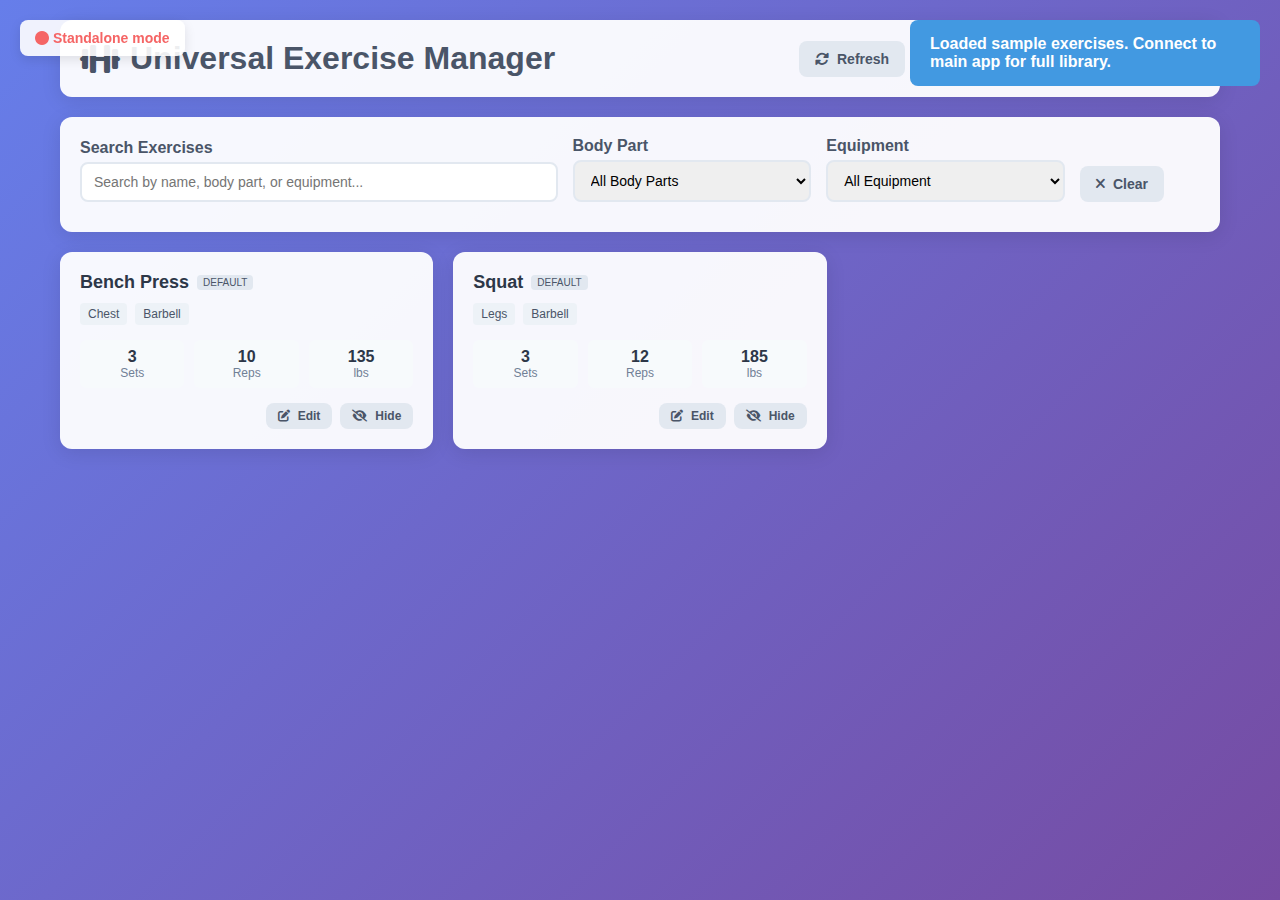
<file: exercise-manager.html>
<!DOCTYPE html>
<html lang="en">
<head>
    <meta charset="UTF-8">
    <meta name="viewport" content="width=device-width, initial-scale=1.0">
    <title>Universal Exercise Library Manager</title>
    <link rel="stylesheet" href="https://cdnjs.cloudflare.com/ajax/libs/font-awesome/6.0.0/css/all.min.css">
    <style>
        * {
            margin: 0;
            padding: 0;
            box-sizing: border-box;
        }

        body {
            font-family: 'Segoe UI', Tahoma, Geneva, Verdana, sans-serif;
            background: linear-gradient(135deg, #667eea 0%, #764ba2 100%);
            min-height: 100vh;
            color: #333;
        }

        .container {
            max-width: 1200px;
            margin: 0 auto;
            padding: 20px;
        }

        /* Header Styles */
        .manager-header {
            background: rgba(255, 255, 255, 0.95);
            padding: 20px;
            border-radius: 12px;
            margin-bottom: 20px;
            display: flex;
            justify-content: space-between;
            align-items: center;
            box-shadow: 0 4px 20px rgba(0, 0, 0, 0.1);
        }

        .manager-header h1 {
            color: #4a5568;
            display: flex;
            align-items: center;
            gap: 10px;
        }

        .manager-actions {
            display: flex;
            gap: 10px;
        }

        /* Status Indicator */
        .status-indicator {
            position: fixed;
            top: 20px;
            left: 20px;
            padding: 10px 15px;
            background: rgba(255, 255, 255, 0.9);
            border-radius: 8px;
            font-size: 14px;
            font-weight: 600;
            box-shadow: 0 4px 12px rgba(0, 0, 0, 0.1);
            z-index: 1000;
        }

        .status-indicator.connected {
            color: #48bb78;
        }

        .status-indicator.disconnected {
            color: #f56565;
        }

        /* Search and Filter Styles */
        .search-filters {
            background: rgba(255, 255, 255, 0.95);
            padding: 20px;
            border-radius: 12px;
            margin-bottom: 20px;
            box-shadow: 0 4px 20px rgba(0, 0, 0, 0.1);
        }

        .filter-row {
            display: grid;
            grid-template-columns: 2fr 1fr 1fr 120px;
            gap: 15px;
            align-items: end;
        }

        /* Form Styles */
        .form-group {
            margin-bottom: 10px;
        }

        .form-group label {
            display: block;
            margin-bottom: 5px;
            font-weight: 600;
            color: #4a5568;
        }

        .form-input {
            width: 100%;
            padding: 10px 12px;
            border: 2px solid #e2e8f0;
            border-radius: 8px;
            font-size: 14px;
            transition: border-color 0.3s ease;
        }

        .form-input:focus {
            outline: none;
            border-color: #667eea;
        }

        /* Button Styles */
        .btn {
            padding: 10px 16px;
            border: none;
            border-radius: 8px;
            font-size: 14px;
            font-weight: 600;
            cursor: pointer;
            transition: all 0.3s ease;
            display: inline-flex;
            align-items: center;
            gap: 8px;
            text-decoration: none;
        }

        .btn-primary {
            background: linear-gradient(135deg, #667eea 0%, #764ba2 100%);
            color: white;
        }

        .btn-primary:hover {
            transform: translateY(-2px);
            box-shadow: 0 4px 12px rgba(102, 126, 234, 0.4);
        }

        .btn-secondary {
            background: #e2e8f0;
            color: #4a5568;
        }

        .btn-secondary:hover {
            background: #cbd5e0;
        }

        .btn-danger {
            background: #f56565;
            color: white;
        }

        .btn-danger:hover {
            background: #e53e3e;
        }

        .btn-warning {
            background: #ed8936;
            color: white;
        }

        .btn-warning:hover {
            background: #dd6b20;
        }

        .btn-small {
            padding: 6px 12px;
            font-size: 12px;
        }

        /* Exercise Grid */
        .exercise-grid {
            display: grid;
            grid-template-columns: repeat(auto-fill, minmax(320px, 1fr));
            gap: 20px;
        }

        .exercise-card {
            background: rgba(255, 255, 255, 0.95);
            border-radius: 12px;
            padding: 20px;
            box-shadow: 0 4px 20px rgba(0, 0, 0, 0.1);
            transition: transform 0.3s ease, box-shadow 0.3s ease;
            position: relative;
        }

        .exercise-card:hover {
            transform: translateY(-4px);
            box-shadow: 0 8px 30px rgba(0, 0, 0, 0.15);
        }

        .exercise-card.override {
            border-left: 4px solid #4299e1;
        }

        .exercise-card.custom {
            border-left: 4px solid #48bb78;
        }

        .exercise-card h3 {
            color: #2d3748;
            margin-bottom: 10px;
            font-size: 18px;
            display: flex;
            align-items: center;
            gap: 8px;
        }

        .exercise-type-badge {
            font-size: 10px;
            padding: 2px 6px;
            border-radius: 4px;
            font-weight: 500;
        }

        .badge-default {
            background: #e2e8f0;
            color: #4a5568;
        }

        .badge-custom {
            background: #c6f6d5;
            color: #276749;
        }

        .badge-override {
            background: #bee3f8;
            color: #2c5282;
        }

        .exercise-meta {
            display: flex;
            flex-wrap: wrap;
            gap: 8px;
            margin-bottom: 15px;
        }

        .meta-tag {
            background: #edf2f7;
            color: #4a5568;
            padding: 4px 8px;
            border-radius: 4px;
            font-size: 12px;
            font-weight: 500;
        }

        .exercise-stats {
            display: grid;
            grid-template-columns: repeat(3, 1fr);
            gap: 10px;
            margin-bottom: 15px;
        }

        .stat {
            text-align: center;
            background: #f7fafc;
            padding: 8px;
            border-radius: 6px;
        }

        .stat-value {
            font-weight: 600;
            color: #2d3748;
        }

        .stat-label {
            font-size: 12px;
            color: #718096;
        }

        .exercise-actions {
            display: flex;
            gap: 8px;
            justify-content: flex-end;
            flex-wrap: wrap;
        }

        /* Modal Styles */
        .modal {
            position: fixed;
            top: 0;
            left: 0;
            width: 100%;
            height: 100%;
            background: rgba(0, 0, 0, 0.5);
            display: flex;
            justify-content: center;
            align-items: center;
            z-index: 1000;
            opacity: 0;
            visibility: hidden;
            transition: all 0.3s ease;
        }

        .modal.active {
            opacity: 1;
            visibility: visible;
        }

        .modal-content {
            background: white;
            border-radius: 12px;
            padding: 0;
            max-width: 500px;
            width: 90%;
            max-height: 90vh;
            overflow-y: auto;
            box-shadow: 0 20px 60px rgba(0, 0, 0, 0.3);
        }

        .modal-header {
            padding: 20px;
            border-bottom: 1px solid #e2e8f0;
            display: flex;
            justify-content: space-between;
            align-items: center;
        }

        .modal-title {
            margin: 0;
            color: #2d3748;
        }

        .modal-close {
            background: none;
            border: none;
            font-size: 18px;
            cursor: pointer;
            color: #718096;
            padding: 5px;
        }

        .modal-close:hover {
            color: #4a5568;
        }

        .modal form {
            padding: 20px;
        }

        .form-row {
            display: grid;
            grid-template-columns: 1fr 1fr;
            gap: 15px;
        }

        .form-actions {
            display: flex;
            gap: 10px;
            justify-content: flex-end;
            margin-top: 20px;
            padding-top: 20px;
            border-top: 1px solid #e2e8f0;
        }

        /* Notifications */
        .notification {
            position: fixed;
            top: 20px;
            right: 20px;
            padding: 15px 20px;
            border-radius: 8px;
            color: white;
            font-weight: 600;
            z-index: 1100;
            transform: translateX(100%);
            transition: transform 0.3s ease;
            max-width: 350px;
        }

        .notification.show {
            transform: translateX(0);
        }

        .notification.success {
            background: #48bb78;
        }

        .notification.error {
            background: #f56565;
        }

        .notification.warning {
            background: #ed8936;
        }

        .notification.info {
            background: #4299e1;
        }

        /* Empty state */
        .empty-state {
            grid-column: 1 / -1;
            text-align: center;
            padding: 60px 40px;
            color: #718096;
        }

        .empty-state i {
            font-size: 48px;
            margin-bottom: 16px;
            opacity: 0.5;
        }

        /* Responsive Design */
        @media (max-width: 768px) {
            .manager-header {
                flex-direction: column;
                gap: 15px;
            }

            .manager-actions {
                width: 100%;
                justify-content: center;
            }

            .filter-row {
                grid-template-columns: 1fr;
            }

            .exercise-grid {
                grid-template-columns: 1fr;
            }

            .form-row {
                grid-template-columns: 1fr;
            }
        }
    </style>
</head>
<body>
    <div class="status-indicator" id="connection-status">
        <i class="fas fa-circle"></i> Checking connection...
    </div>

    <div class="container">
        <!-- Header -->
        <div class="manager-header">
            <h1>
                <i class="fas fa-dumbbell"></i>
                Universal Exercise Manager
            </h1>
            <div class="manager-actions">
                <button class="btn btn-secondary" onclick="refreshExercises()">
                    <i class="fas fa-sync-alt"></i> Refresh
                </button>
                <button class="btn btn-primary" onclick="showAddExerciseModal()">
                    <i class="fas fa-plus"></i> Add Exercise
                </button>
                <button class="btn btn-secondary" onclick="goBackToApp()">
                    <i class="fas fa-arrow-left"></i> Back to App
                </button>
            </div>
        </div>

        <!-- Search and Filters -->
        <div class="search-filters">
            <div class="filter-row">
                <div class="form-group">
                    <label for="search-input">Search Exercises</label>
                    <input type="text" id="search-input" class="form-input" 
                           placeholder="Search by name, body part, or equipment...">
                </div>
                
                <div class="form-group">
                    <label for="body-part-filter">Body Part</label>
                    <select id="body-part-filter" class="form-input">
                        <option value="">All Body Parts</option>
                        <option value="Chest">Chest</option>
                        <option value="Back">Back</option>
                        <option value="Legs">Legs</option>
                        <option value="Shoulders">Shoulders</option>
                        <option value="Arms">Arms</option>
                        <option value="Core">Core</option>
                    </select>
                </div>
                
                <div class="form-group">
                    <label for="equipment-filter">Equipment</label>
                    <select id="equipment-filter" class="form-input">
                        <option value="">All Equipment</option>
                        <option value="Machine">Machine</option>
                        <option value="Cable">Cable</option>
                        <option value="Dumbbell">Dumbbell</option>
                        <option value="Barbell">Barbell</option>
                        <option value="Bodyweight">Bodyweight</option>
                    </select>
                </div>
                
                <div class="form-group">
                    <button class="btn btn-secondary" onclick="clearFilters()">
                        <i class="fas fa-times"></i> Clear
                    </button>
                </div>
            </div>
        </div>

        <!-- Exercise Grid -->
        <div id="exercise-grid" class="exercise-grid">
            <!-- Exercises will be loaded here -->
        </div>
    </div>

    <!-- Add/Edit Exercise Modal -->
    <div id="exercise-modal" class="modal">
        <div class="modal-content">
            <div class="modal-header">
                <h3 class="modal-title">Add New Exercise</h3>
                <button class="modal-close" onclick="closeExerciseModal()">
                    <i class="fas fa-times"></i>
                </button>
            </div>
            
            <form id="exercise-form" onsubmit="saveUniversalExercise(event)">
                <div class="form-group">
                    <label for="exercise-name">Exercise Name *</label>
                    <input type="text" id="exercise-name" class="form-input" required
                           placeholder="e.g., Bench Press">
                </div>
                
                <div class="form-row">
                    <div class="form-group">
                        <label for="exercise-body-part">Body Part</label>
                        <select id="exercise-body-part" class="form-input">
                            <option value="Chest">Chest</option>
                            <option value="Back">Back</option>
                            <option value="Legs">Legs</option>
                            <option value="Shoulders">Shoulders</option>
                            <option value="Arms">Arms</option>
                            <option value="Core">Core</option>
                        </select>
                    </div>
                    
                    <div class="form-group">
                        <label for="exercise-equipment">Equipment</label>
                        <select id="exercise-equipment" class="form-input">
                            <option value="Machine">Machine</option>
                            <option value="Cable">Cable</option>
                            <option value="Dumbbell">Dumbbell</option>
                            <option value="Barbell">Barbell</option>
                            <option value="Bodyweight">Bodyweight</option>
                        </select>
                    </div>
                </div>
                
                <div class="form-row">
                    <div class="form-group">
                        <label for="exercise-sets">Default Sets</label>
                        <input type="number" id="exercise-sets" class="form-input" 
                               value="3" min="1" max="10">
                    </div>
                    
                    <div class="form-group">
                        <label for="exercise-reps">Default Reps</label>
                        <input type="number" id="exercise-reps" class="form-input" 
                               value="10" min="1" max="50">
                    </div>
                </div>
                
                <div class="form-group">
                    <label for="exercise-weight">Default Weight (lbs)</label>
                    <input type="number" id="exercise-weight" class="form-input" 
                           value="50" min="0" max="1000">
                </div>
                
                <div class="form-group">
                    <label for="exercise-video">Video URL (optional)</label>
                    <input type="url" id="exercise-video" class="form-input" 
                           placeholder="https://youtube.com/watch?v=...">
                </div>
                
                <div class="form-actions">
                    <button type="button" class="btn" onclick="closeExerciseModal()">Cancel</button>
                    <button type="submit" class="btn btn-primary">
                        <i class="fas fa-save"></i> Save Exercise
                    </button>
                </div>
            </form>
        </div>
    </div>

    <script>
        // Global variables
        let allExercises = [];
        let filteredExercises = [];
        let currentEditingExercise = null;
        let parentConnection = null;
        let connectionStatus = 'checking';

        // Enhanced parent window communication
        function checkParentConnection() {
            const statusEl = document.getElementById('connection-status');
            
            if (window.opener && !window.opener.closed && window.opener.AppState) {
                connectionStatus = 'connected';
                statusEl.innerHTML = '<i class="fas fa-circle"></i> Connected to app';
                statusEl.className = 'status-indicator connected';
                
                // Store parent connection with better detection
                parentConnection = {
                    appState: window.opener.AppState,
                    WorkoutManager: window.opener.WorkoutManager || 
                                   window.opener.FirebaseWorkoutManager || 
                                   window.opener.workoutManager?.constructor ||
                                   null
                };
                
                console.log('✅ Connected to parent app');
                console.log('🔍 Parent connection details:', {
                    hasAppState: !!parentConnection.appState,
                    hasCurrentUser: !!parentConnection.appState?.currentUser,
                    hasWorkoutManager: !!parentConnection.WorkoutManager,
                    hasExerciseDatabase: !!parentConnection.appState?.exerciseDatabase,
                    exerciseDatabaseLength: parentConnection.appState?.exerciseDatabase?.length || 0,
                    availableManagers: {
                        WorkoutManager: !!window.opener.WorkoutManager,
                        FirebaseWorkoutManager: !!window.opener.FirebaseWorkoutManager,
                        workoutManager: !!window.opener.workoutManager
                    }
                });
                
                return true;
            } else {
                connectionStatus = 'disconnected';
                statusEl.innerHTML = '<i class="fas fa-circle"></i> Standalone mode';
                statusEl.className = 'status-indicator disconnected';
                console.log('⚠️ Running in standalone mode');
                return false;
            }
        }

        // Initialize the exercise manager
        document.addEventListener('DOMContentLoaded', async () => {
            console.log('🚀 Universal Exercise Manager starting up...');
            
            // Check parent connection
            const hasParent = checkParentConnection();
            
            // Set up event listeners
            setupEventListeners();
            
            // Load exercises
            await loadExercises();
            
            console.log('✅ Universal Exercise Manager initialized successfully');
        });

        function setupEventListeners() {
            const searchInput = document.getElementById('search-input');
            const bodyPartFilter = document.getElementById('body-part-filter');
            const equipmentFilter = document.getElementById('equipment-filter');
            
            if (searchInput) {
                searchInput.addEventListener('input', filterExercises);
            }
            if (bodyPartFilter) {
                bodyPartFilter.addEventListener('change', filterExercises);
            }
            if (equipmentFilter) {
                equipmentFilter.addEventListener('change', filterExercises);
            }

            // Keyboard shortcuts
            document.addEventListener('keydown', (e) => {
                if (e.key === 'Escape') {
                    closeExerciseModal();
                } else if (e.ctrlKey && e.key === 'n') {
                    e.preventDefault();
                    showAddExerciseModal();
                }
            });
        }

        // Enhanced load exercises using universal system
        async function loadExercises() {
            console.log('🔄 Loading universal exercise library...');
            
            if (parentConnection && parentConnection.WorkoutManager) {
                try {
                    console.log('📚 Loading from parent app with universal system...');
                    console.log('🔍 Parent app state:', {
                        currentUser: !!parentConnection.appState.currentUser,
                        exerciseDatabase: parentConnection.appState.exerciseDatabase?.length || 0,
                        WorkoutManager: !!parentConnection.WorkoutManager
                    });
                    
                    const workoutManager = new parentConnection.WorkoutManager(parentConnection.appState);
                    
                    // Try to get exercises from the manager
                    let exercises;
                    if (workoutManager.getExerciseLibrary) {
                        exercises = await workoutManager.getExerciseLibrary();
                    } else if (workoutManager.getUniversalExerciseLibrary) {
                        exercises = await workoutManager.getUniversalExerciseLibrary();
                    } else {
                        console.error('❌ WorkoutManager missing expected methods');
                        throw new Error('WorkoutManager missing exercise methods');
                    }
                    
                    console.log(`✅ Loaded ${exercises.length} exercises from universal library`);
                    
                    if (exercises.length > 0) {
                        loadExercisesFromData(exercises);
                        return;
                    } else {
                        console.warn('⚠️ Universal library returned 0 exercises');
                        throw new Error('No exercises returned from universal library');
                    }
                } catch (error) {
                    console.error('❌ Error loading from parent:', error);
                    showNotification('Error loading from main app, trying direct approach...', 'warning');
                    
                    // Try to get exercises directly from parent's exercise database
                    if (parentConnection.appState.exerciseDatabase && parentConnection.appState.exerciseDatabase.length > 0) {
                        console.log('🔄 Falling back to parent exerciseDatabase...');
                        const exercises = parentConnection.appState.exerciseDatabase;
                        console.log(`✅ Loaded ${exercises.length} exercises from parent exerciseDatabase`);
                        loadExercisesFromData(exercises);
                        return;
                    }
                }
            }
            
            // Fallback: Load sample exercises
            console.log('📋 Loading fallback exercises...');
            loadFallbackExercises();
        }

        function loadExercisesFromData(exercises) {
            allExercises = exercises.map(exercise => ({
                id: exercise.id || `ex_${Date.now()}_${Math.random().toString(36).substr(2, 9)}`,
                name: exercise.name || exercise.machine || 'Unnamed Exercise',
                machine: exercise.machine || exercise.name,
                bodyPart: exercise.bodyPart || 'General',
                equipmentType: exercise.equipmentType || exercise.equipment || 'Machine',
                sets: exercise.sets || 3,
                reps: exercise.reps || 10,
                weight: exercise.weight || 50,
                video: exercise.video || '',
                isCustom: exercise.isCustom || false,
                isDefault: exercise.isDefault || false,
                isOverride: exercise.isOverride || false,
                tags: exercise.tags || [],
                originalData: exercise.originalData || null
            }));
            
            filteredExercises = [...allExercises];
            renderExercises();
            
            const defaultCount = allExercises.filter(ex => ex.isDefault && !ex.isOverride).length;
            const customCount = allExercises.filter(ex => ex.isCustom).length;
            const overrideCount = allExercises.filter(ex => ex.isOverride).length;
            
            console.log(`📊 Loaded ${allExercises.length} total: ${defaultCount} default + ${customCount} custom + ${overrideCount} overrides`);
        }

        function loadFallbackExercises() {
            allExercises = [
                {
                    id: 'sample_1',
                    name: 'Bench Press',
                    machine: 'Bench Press',
                    bodyPart: 'Chest',
                    equipmentType: 'Barbell',
                    sets: 3,
                    reps: 10,
                    weight: 135,
                    video: '',
                    isDefault: true,
                    isCustom: false,
                    isOverride: false,
                    tags: ['chest', 'compound']
                },
                {
                    id: 'sample_2',
                    name: 'Squat',
                    machine: 'Squat',
                    bodyPart: 'Legs',
                    equipmentType: 'Barbell',
                    sets: 3,
                    reps: 12,
                    weight: 185,
                    video: '',
                    isDefault: true,
                    isCustom: false,
                    isOverride: false,
                    tags: ['legs', 'compound']
                }
            ];
            
            filteredExercises = [...allExercises];
            renderExercises();
            
            showNotification('Loaded sample exercises. Connect to main app for full library.', 'info');
        }

        // Enhanced render with exercise type indicators
        function renderExercises() {
            const grid = document.getElementById('exercise-grid');
            
            if (filteredExercises.length === 0) {
                grid.innerHTML = `
                    <div class="empty-state">
                        <i class="fas fa-search"></i>
                        <p>No exercises found matching your criteria.</p>
                        <button class="btn btn-primary" onclick="showAddExerciseModal()" style="margin-top: 16px;">
                            <i class="fas fa-plus"></i> Add First Exercise
                        </button>
                    </div>
                `;
                return;
            }
            
            grid.innerHTML = filteredExercises.map(exercise => {
                const exerciseTypeClass = exercise.isOverride ? 'override' : exercise.isCustom ? 'custom' : '';
                const badge = exercise.isOverride ? 
                    '<span class="exercise-type-badge badge-override">YOUR VERSION</span>' :
                    exercise.isCustom ? 
                    '<span class="exercise-type-badge badge-custom">CUSTOM</span>' :
                    '<span class="exercise-type-badge badge-default">DEFAULT</span>';
                
                const deleteButton = getDeleteButton(exercise);
                
                return `
                    <div class="exercise-card ${exerciseTypeClass}">
                        <h3>
                            ${exercise.name}
                            ${badge}
                        </h3>
                        
                        <div class="exercise-meta">
                            <span class="meta-tag">${exercise.bodyPart}</span>
                            <span class="meta-tag">${exercise.equipmentType}</span>
                        </div>
                        
                        <div class="exercise-stats">
                            <div class="stat">
                                <div class="stat-value">${exercise.sets}</div>
                                <div class="stat-label">Sets</div>
                            </div>
                            <div class="stat">
                                <div class="stat-value">${exercise.reps}</div>
                                <div class="stat-label">Reps</div>
                            </div>
                            <div class="stat">
                                <div class="stat-value">${exercise.weight}</div>
                                <div class="stat-label">lbs</div>
                            </div>
                        </div>
                        
                        ${exercise.video ? `
                            <div style="margin-bottom: 15px;">
                                <a href="${exercise.video}" target="_blank" class="btn btn-secondary btn-small">
                                    <i class="fas fa-play"></i> Form Video
                                </a>
                            </div>
                        ` : ''}
                        
                        <div class="exercise-actions">
                            <button class="btn btn-secondary btn-small" onclick="editExercise('${exercise.id}')">
                                <i class="fas fa-edit"></i> Edit
                            </button>
                            ${deleteButton}
                        </div>
                    </div>
                `;
            }).join('');
        }

        function getDeleteButton(exercise) {
            if (exercise.isOverride) {
                return `<button class="btn btn-warning btn-small" onclick="deleteUniversalExercise('${exercise.id}')">
                    <i class="fas fa-undo"></i> Revert
                </button>`;
            } else if (exercise.isCustom) {
                return `<button class="btn btn-danger btn-small" onclick="deleteUniversalExercise('${exercise.id}')">
                    <i class="fas fa-trash"></i> Delete
                </button>`;
            } else {
                return `<button class="btn btn-secondary btn-small" onclick="deleteUniversalExercise('${exercise.id}')">
                    <i class="fas fa-eye-slash"></i> Hide
                </button>`;
            }
        }

        // Filter exercises
        function filterExercises() {
            const searchTerm = document.getElementById('search-input').value.toLowerCase();
            const bodyPartFilter = document.getElementById('body-part-filter').value;
            const equipmentFilter = document.getElementById('equipment-filter').value;

            filteredExercises = allExercises.filter(exercise => {
                const matchesSearch = !searchTerm || 
                    exercise.name.toLowerCase().includes(searchTerm) ||
                    exercise.bodyPart.toLowerCase().includes(searchTerm) ||
                    exercise.equipmentType.toLowerCase().includes(searchTerm);
                const matchesBodyPart = !bodyPartFilter || exercise.bodyPart === bodyPartFilter;
                const matchesEquipment = !equipmentFilter || exercise.equipmentType === equipmentFilter;

                return matchesSearch && matchesBodyPart && matchesEquipment;
            });

            renderExercises();
        }

        // Clear all filters
        function clearFilters() {
            document.getElementById('search-input').value = '';
            document.getElementById('body-part-filter').value = '';
            document.getElementById('equipment-filter').value = '';
            filteredExercises = [...allExercises];
            renderExercises();
        }

        // Show add exercise modal
        function showAddExerciseModal() {
            currentEditingExercise = null;
            document.getElementById('exercise-modal').classList.add('active');
            document.querySelector('.modal-title').textContent = 'Add New Exercise';
            document.getElementById('exercise-form').reset();
            document.getElementById('exercise-name').focus();
        }

        // Edit exercise
        function editExercise(exerciseId) {
            const exercise = allExercises.find(ex => ex.id === exerciseId);
            if (!exercise) return;

            currentEditingExercise = exercise;
            
            // Populate form
            document.getElementById('exercise-name').value = exercise.name;
            document.getElementById('exercise-body-part').value = exercise.bodyPart;
            document.getElementById('exercise-equipment').value = exercise.equipmentType;
            document.getElementById('exercise-sets').value = exercise.sets;
            document.getElementById('exercise-reps').value = exercise.reps;
            document.getElementById('exercise-weight').value = exercise.weight;
            document.getElementById('exercise-video').value = exercise.video || '';

            let title = 'Edit Exercise';
            if (exercise.isOverride) {
                title = 'Edit Your Version';
            } else if (exercise.isDefault) {
                title = 'Customize Exercise';
            }

            document.querySelector('.modal-title').textContent = title;
            document.getElementById('exercise-modal').classList.add('active');
            document.getElementById('exercise-name').focus();
        }

        // Universal save function
        async function saveUniversalExercise(event) {
            event.preventDefault();
            
            const formData = {
                name: document.getElementById('exercise-name').value.trim(),
                bodyPart: document.getElementById('exercise-body-part').value,
                equipmentType: document.getElementById('exercise-equipment').value,
                sets: parseInt(document.getElementById('exercise-sets').value) || 3,
                reps: parseInt(document.getElementById('exercise-reps').value) || 10,
                weight: parseInt(document.getElementById('exercise-weight').value) || 50,
                video: document.getElementById('exercise-video').value.trim()
            };

            if (!formData.name) {
                showNotification('Please enter an exercise name', 'warning');
                return;
            }

            try {
                if (currentEditingExercise) {
                    // Editing existing exercise
                    const exerciseData = { ...currentEditingExercise, ...formData };
                    
                    if (parentConnection && parentConnection.WorkoutManager) {
                        const workoutManager = new parentConnection.WorkoutManager(parentConnection.appState);
                        await workoutManager.saveUniversalExercise(exerciseData, true);
                        
                        // Refresh parent app
                        parentConnection.appState.exerciseDatabase = await workoutManager.getExerciseLibrary();
                    } else {
                        showNotification(`Updated "${formData.name}" (local only)`, 'warning');
                    }
                } else {
                    // Creating new exercise
                    const newExercise = {
                        ...formData,
                        isCustom: true,
                        isDefault: false,
                        isOverride: false
                    };
                    
                    if (parentConnection && parentConnection.WorkoutManager) {
                        const workoutManager = new parentConnection.WorkoutManager(parentConnection.appState);
                        await workoutManager.saveUniversalExercise(newExercise, false);
                        
                        // Refresh parent app
                        parentConnection.appState.exerciseDatabase = await workoutManager.getExerciseLibrary();
                    } else {
                        showNotification(`Created "${formData.name}" (local only)`, 'warning');
                    }
                }
                
                closeExerciseModal();
                await refreshExercises();
                
            } catch (error) {
                console.error('Error saving exercise:', error);
                showNotification('Error saving exercise', 'error');
            }
        }

        // Universal delete function
        async function deleteUniversalExercise(exerciseId) {
            const exercise = allExercises.find(ex => ex.id === exerciseId);
            if (!exercise) return;

            let confirmMessage;
            if (exercise.isDefault && !exercise.isOverride) {
                confirmMessage = `Hide "${exercise.name}" from your library? (You can unhide it later if needed)`;
            } else if (exercise.isOverride) {
                confirmMessage = `Revert "${exercise.name}" to default version? (This will remove your custom changes)`;
            } else if (exercise.isCustom) {
                confirmMessage = `Permanently delete "${exercise.name}"? This cannot be undone.`;
            }

            if (confirm(confirmMessage)) {
                try {
                    if (parentConnection && parentConnection.WorkoutManager) {
                        const workoutManager = new parentConnection.WorkoutManager(parentConnection.appState);
                        await workoutManager.deleteUniversalExercise(exerciseId, exercise);
                        
                        // Refresh parent app
                        parentConnection.appState.exerciseDatabase = await workoutManager.getExerciseLibrary();
                    }
                    
                    // Remove from local array
                    allExercises = allExercises.filter(ex => ex.id !== exerciseId);
                    filterExercises();
                    
                } catch (error) {
                    console.error('Error deleting exercise:', error);
                    showNotification('Error processing request', 'error');
                }
            }
        }

        // Close exercise modal
        function closeExerciseModal() {
            document.getElementById('exercise-modal').classList.remove('active');
            currentEditingExercise = null;
        }

        // Refresh exercises
        async function refreshExercises() {
            showNotification('Refreshing exercises...', 'info');
            await loadExercises();
            showNotification('Exercises refreshed!', 'success');
        }

        // Go back to main app
        function goBackToApp() {
            if (parentConnection) {
                if (confirm('Go back to the main app? All changes have been synced.')) {
                    window.close();
                }
            } else {
                if (confirm('Go back to the main app? Any unsaved changes will be lost.')) {
                    window.location.href = './index.html';
                }
            }
        }

        // Show notification
        function showNotification(message, type = 'info') {
            const notification = document.createElement('div');
            notification.className = `notification ${type}`;
            notification.textContent = message;
            
            document.body.appendChild(notification);
            
            setTimeout(() => notification.classList.add('show'), 100);
            
            setTimeout(() => {
                notification.classList.remove('show');
                setTimeout(() => notification.remove(), 300);
            }, 3000);
        }

        // Monitor parent connection
        setInterval(() => {
            if (parentConnection && (!window.opener || window.opener.closed)) {
                parentConnection = null;
                checkParentConnection();
                showNotification('Connection to main app lost', 'warning');
            }
        }, 5000);
    </script>
</body>
</html>
</file>
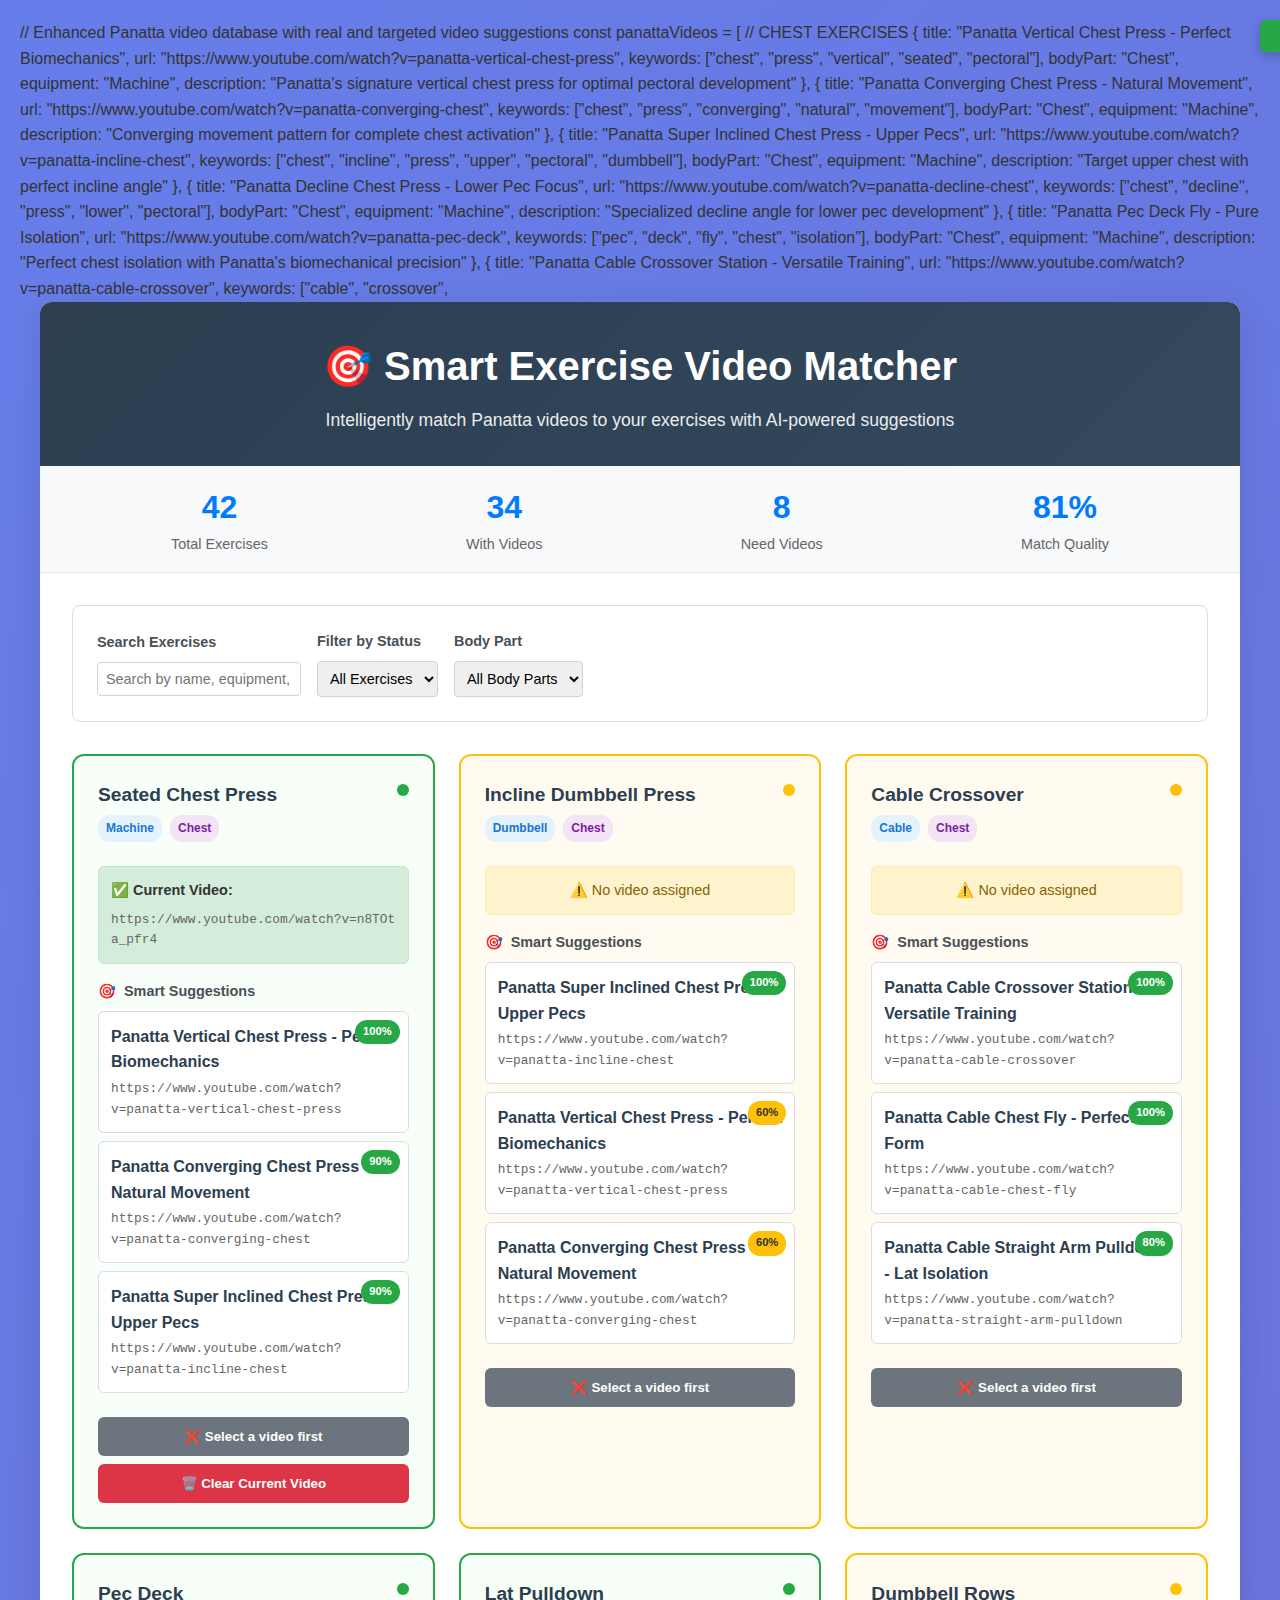
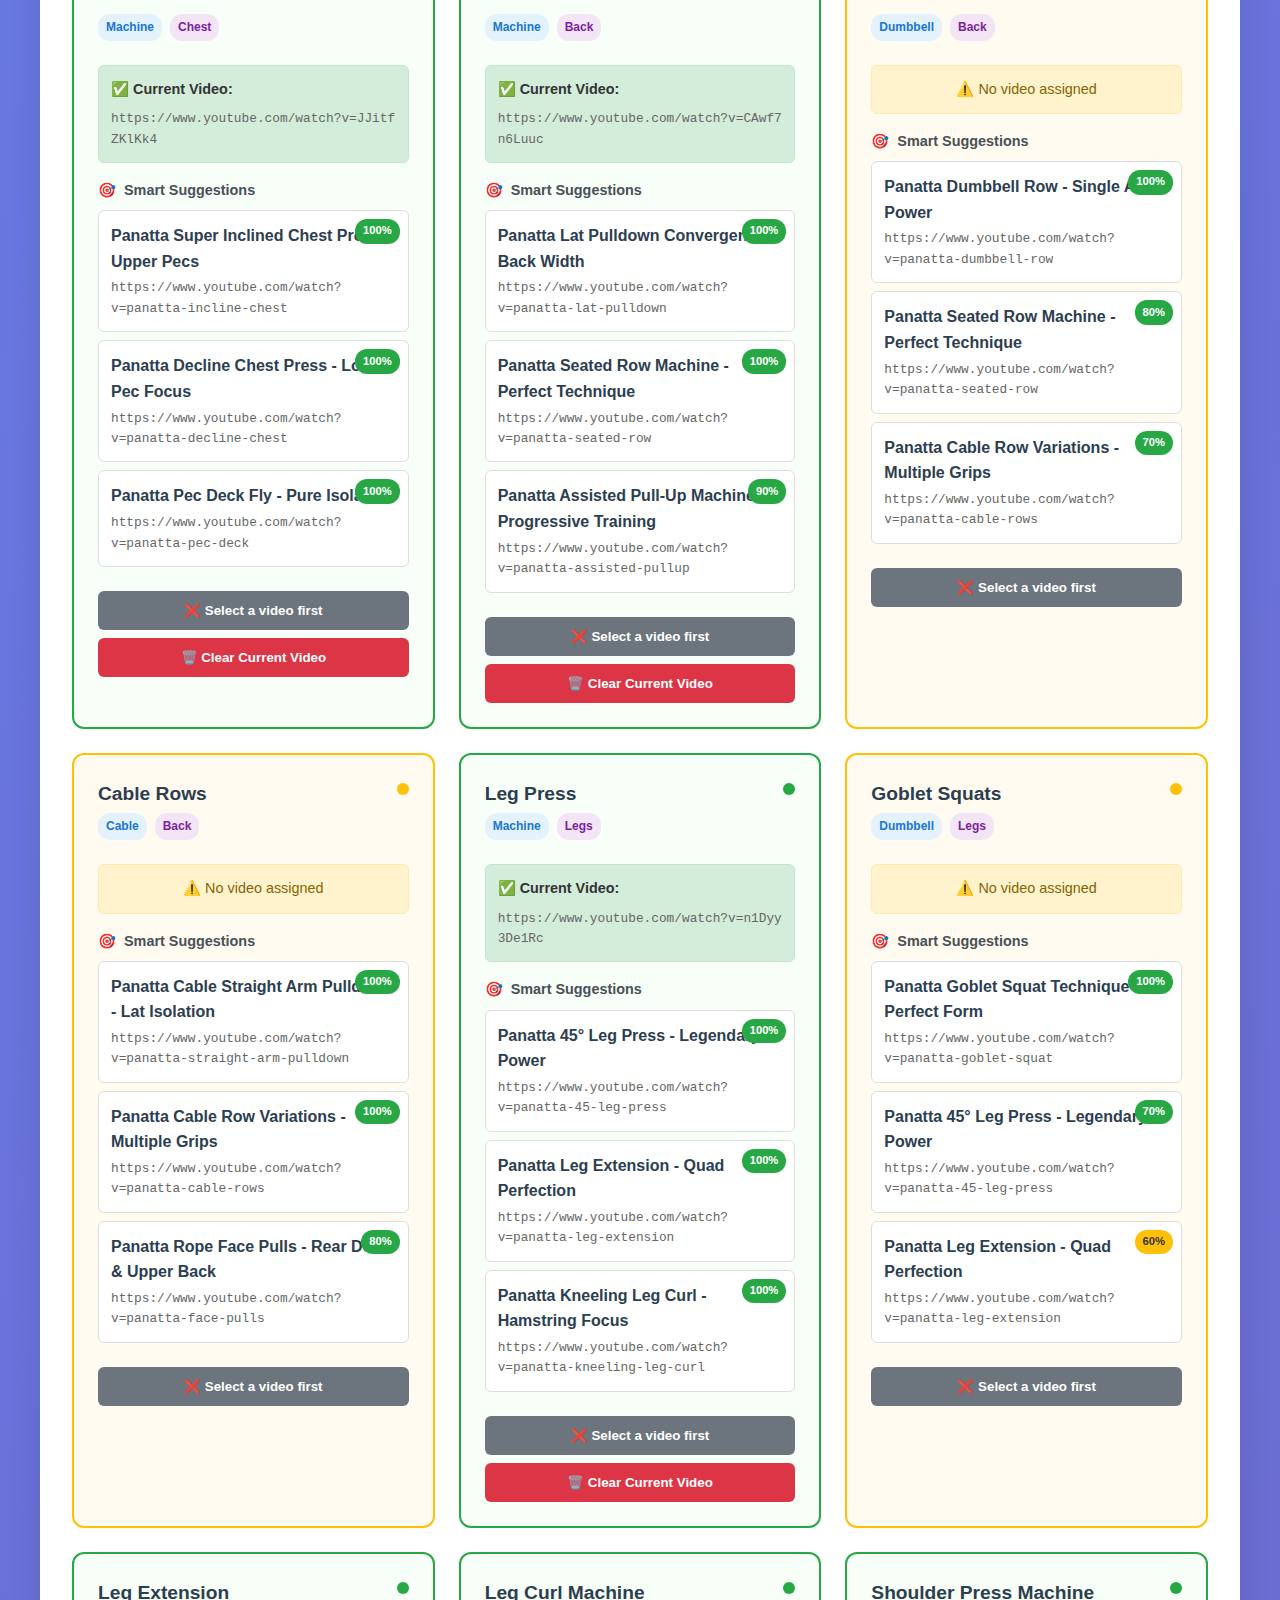
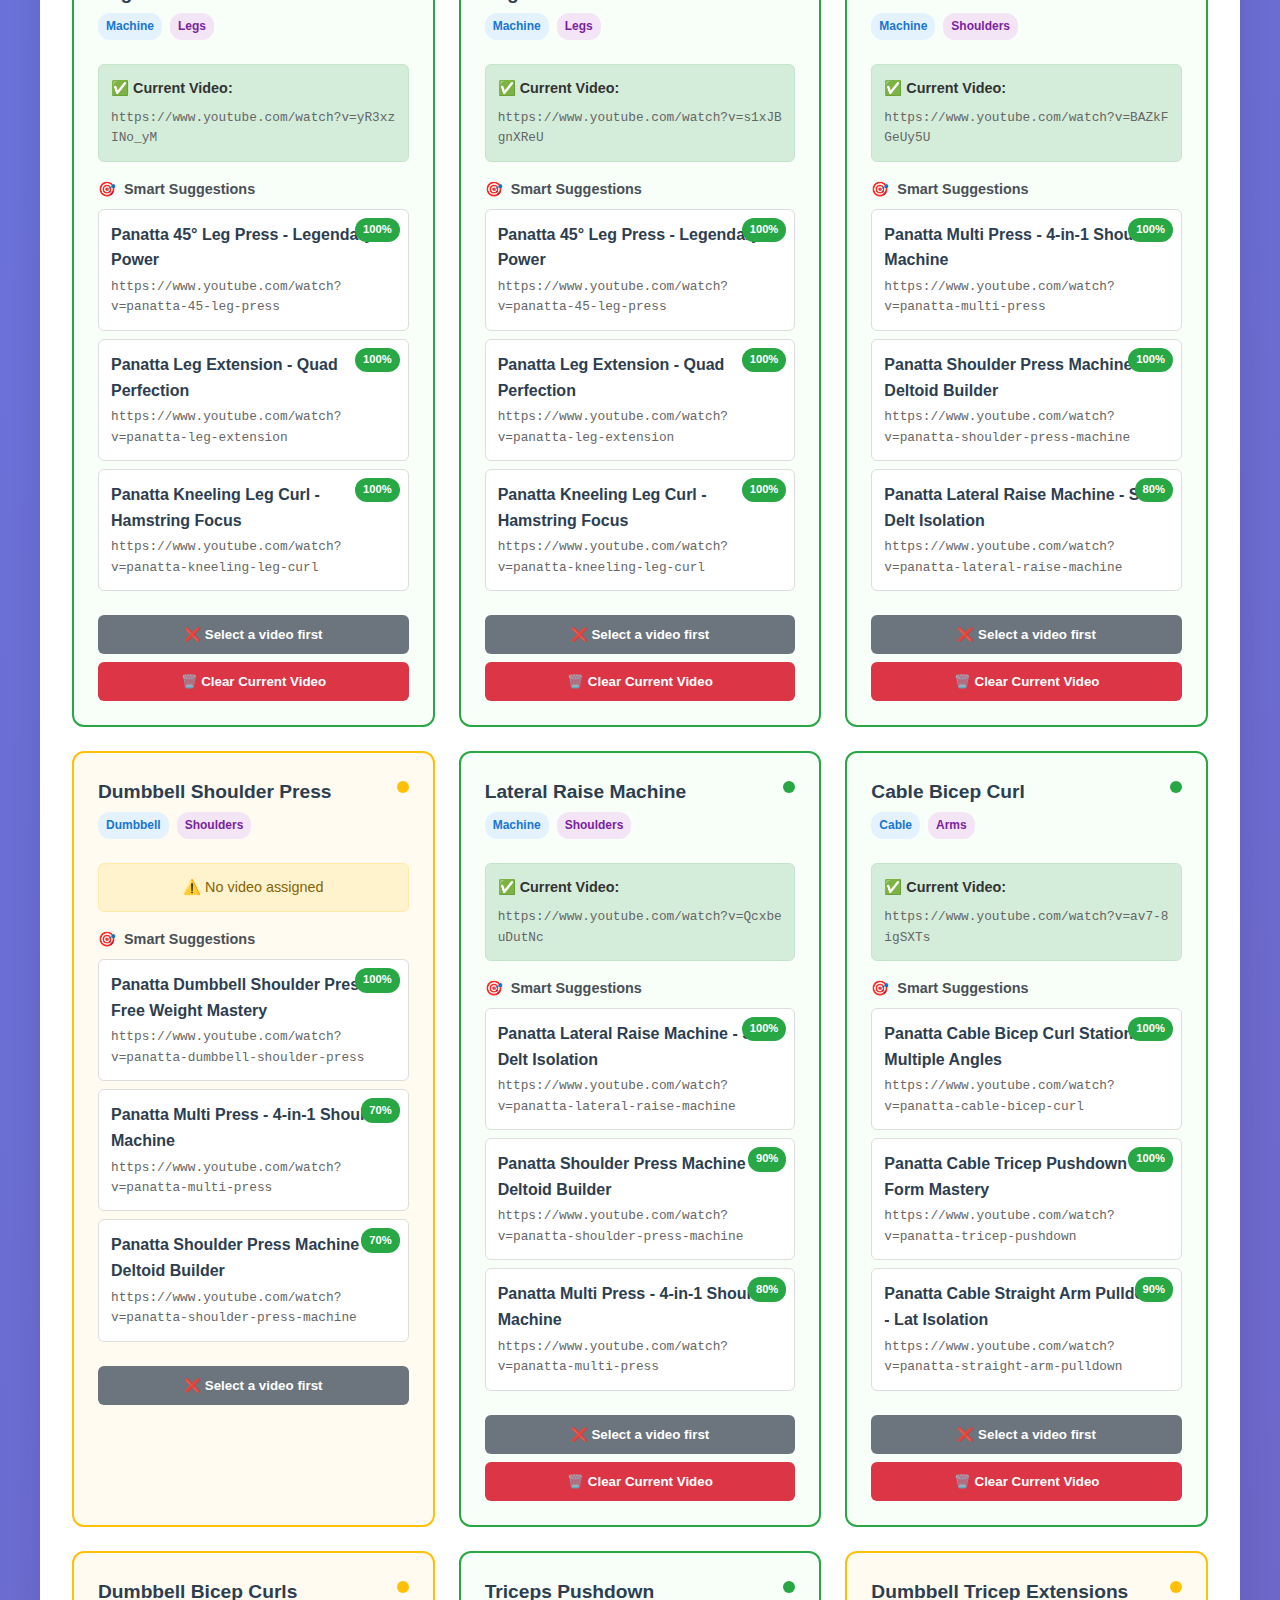
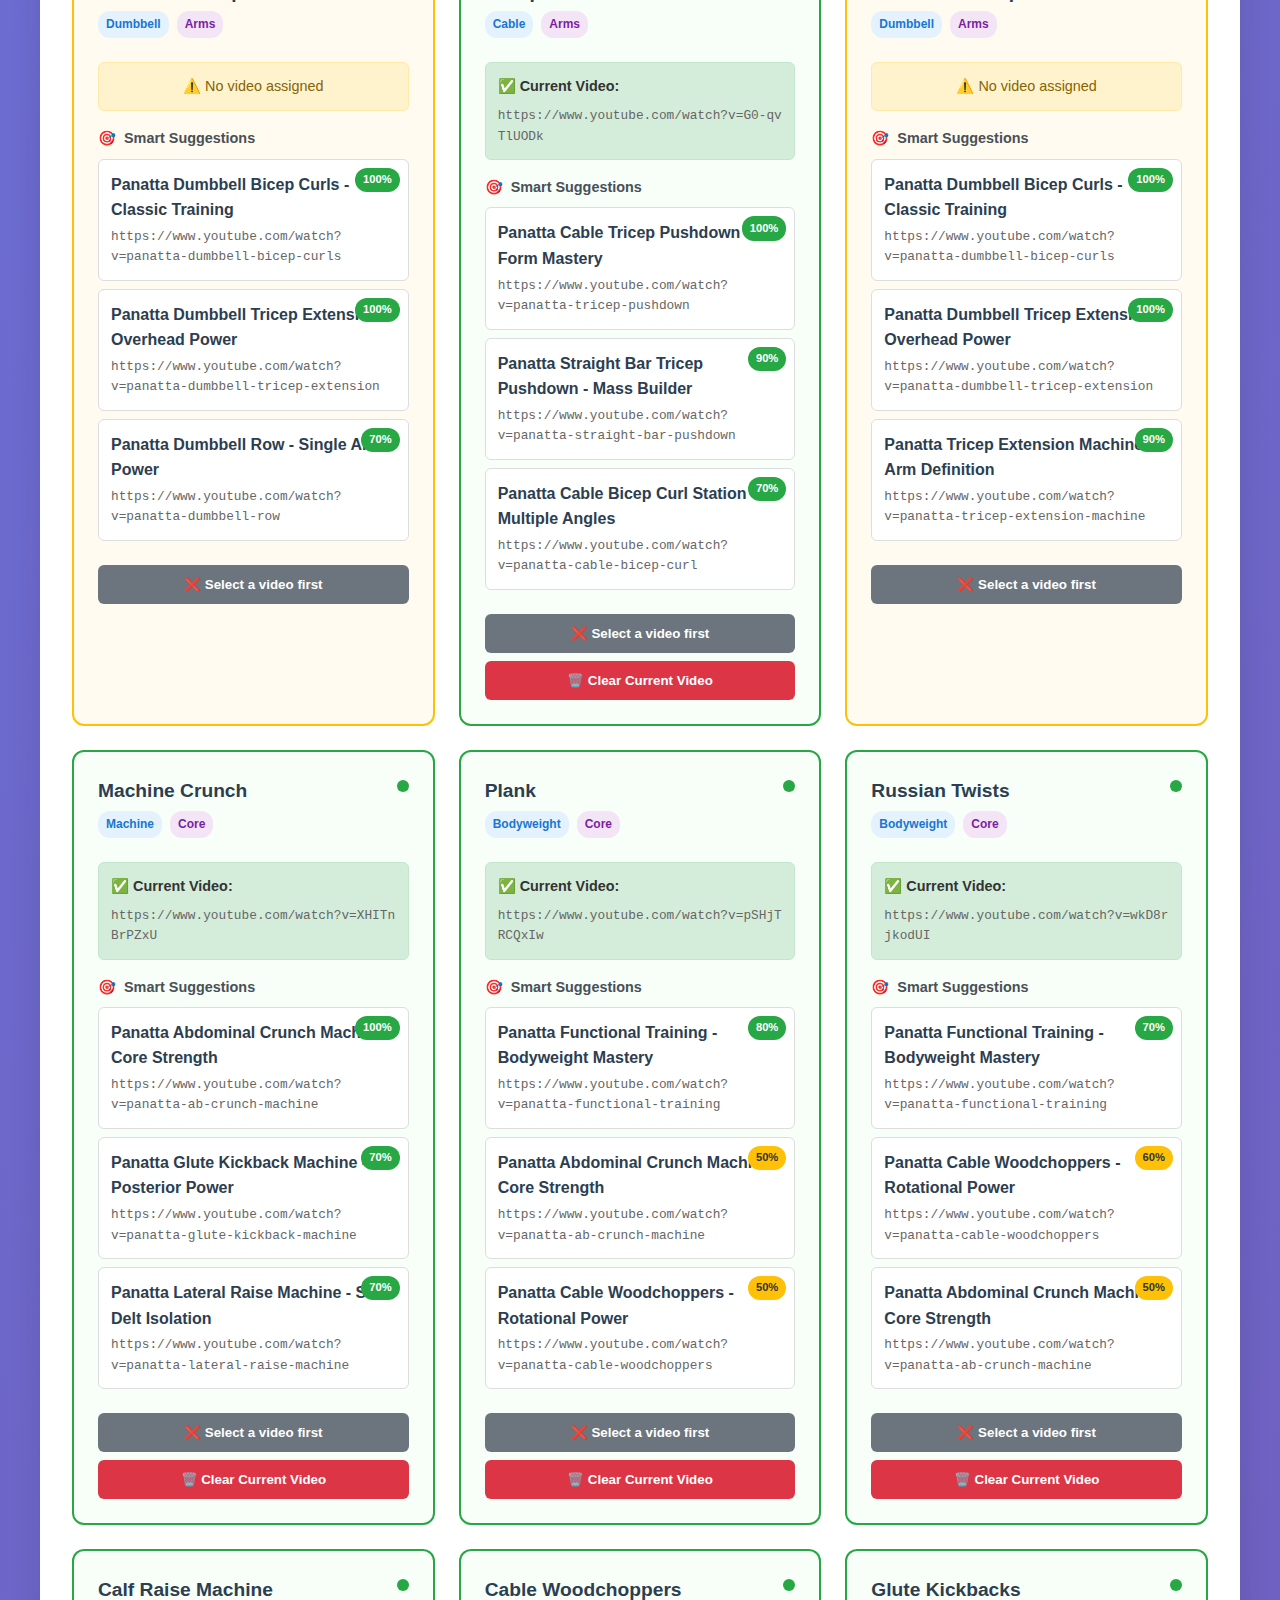
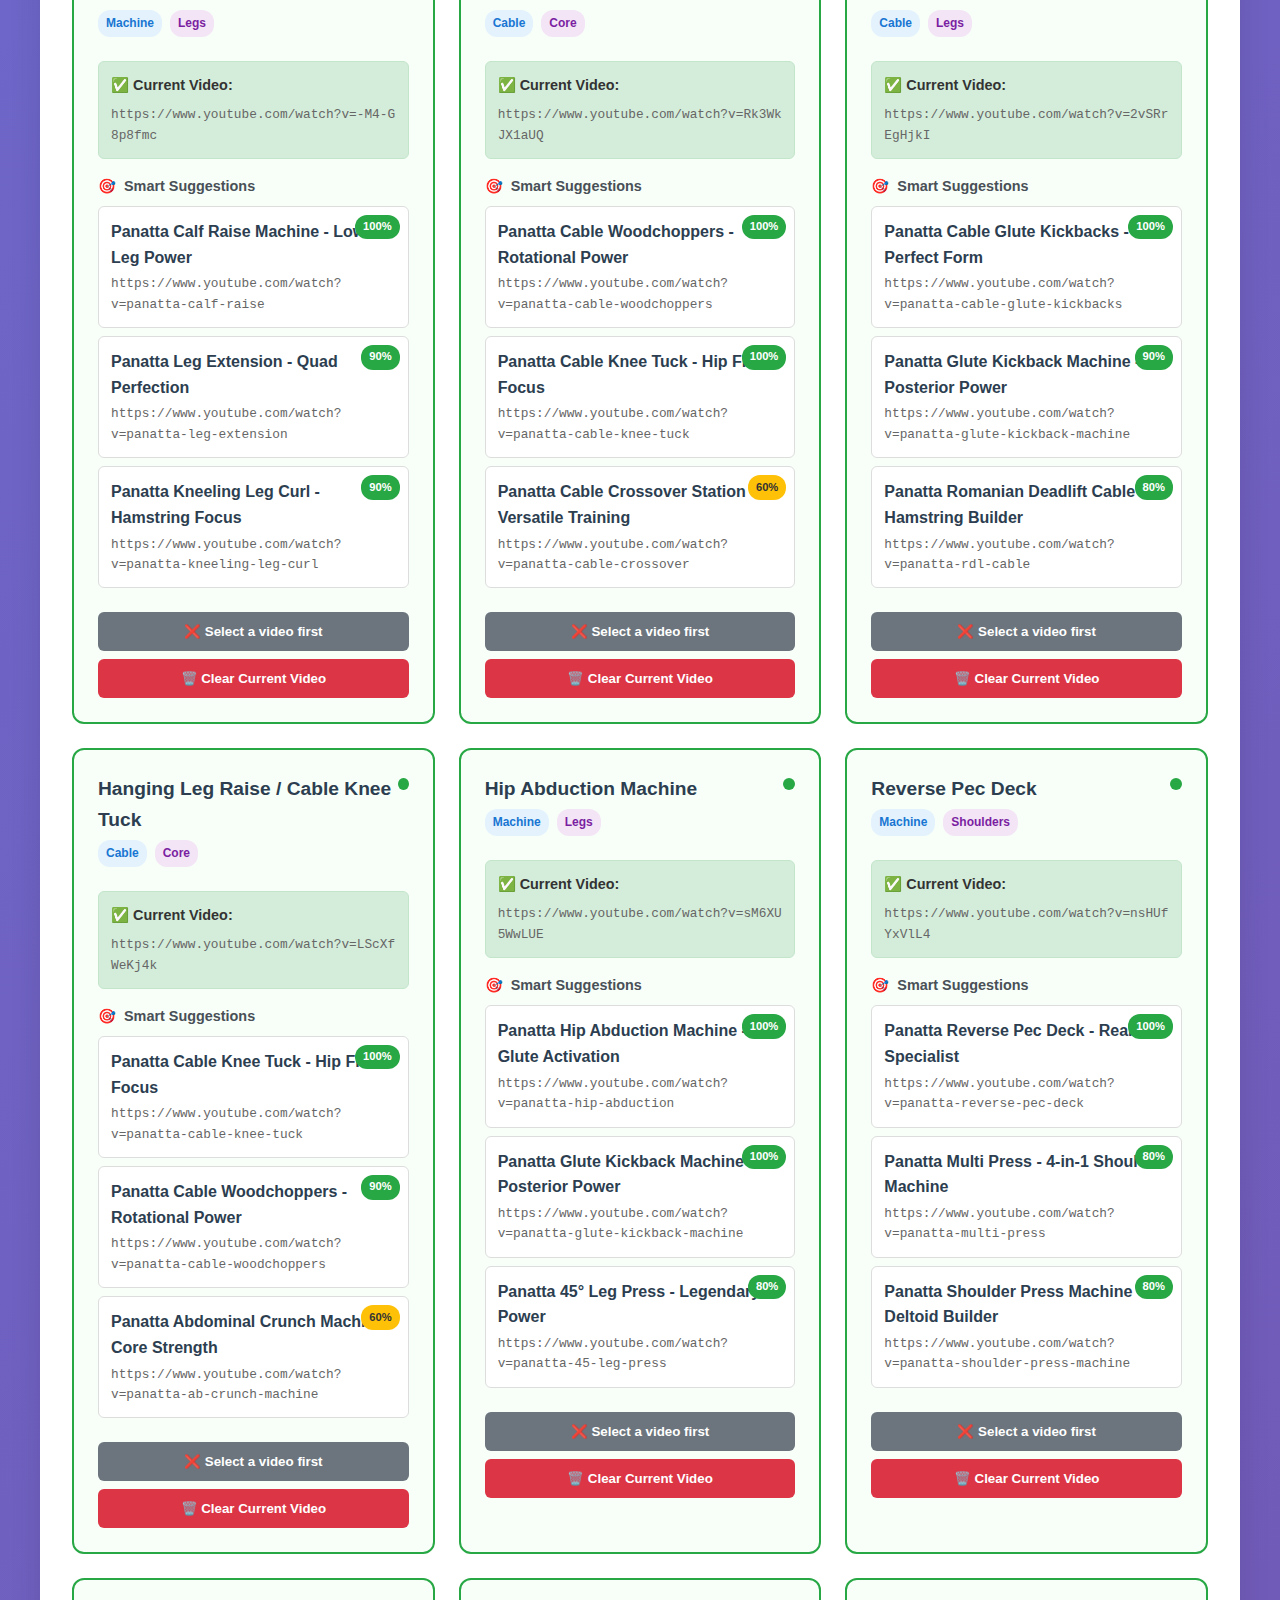
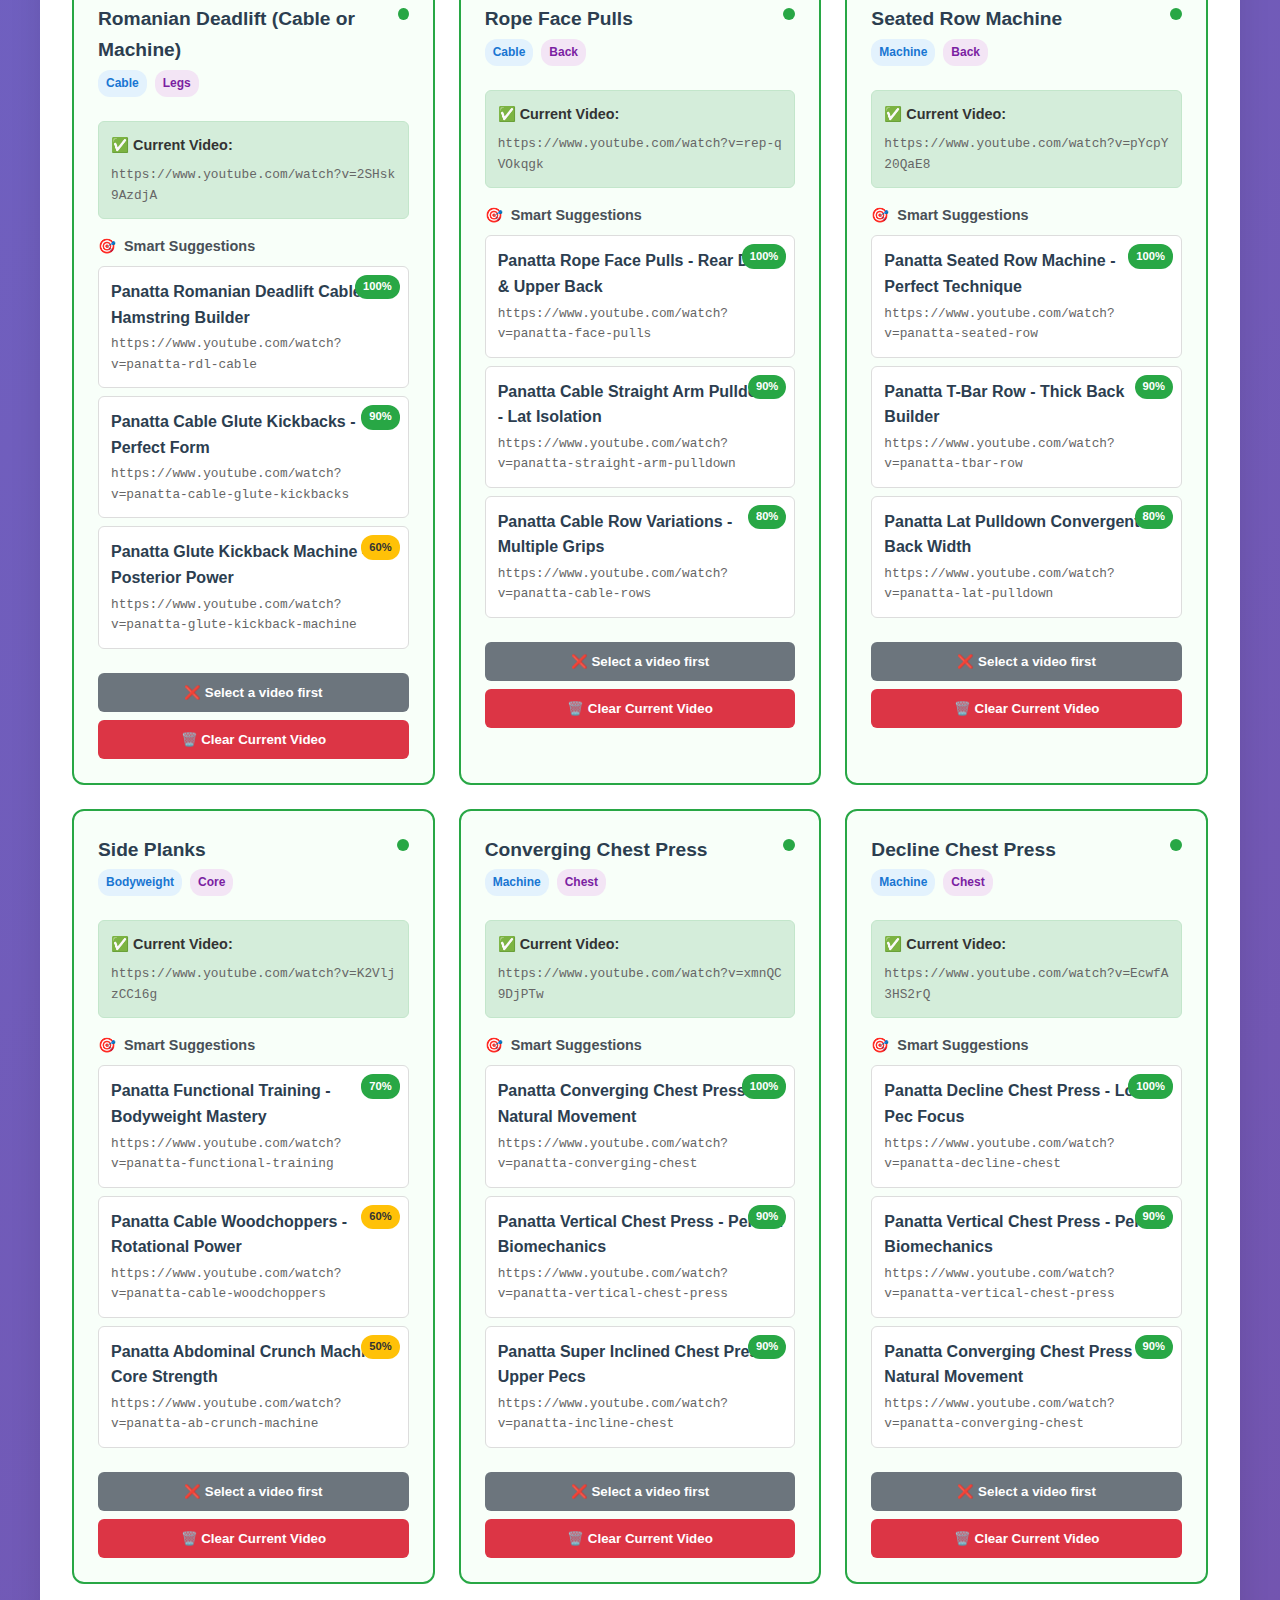
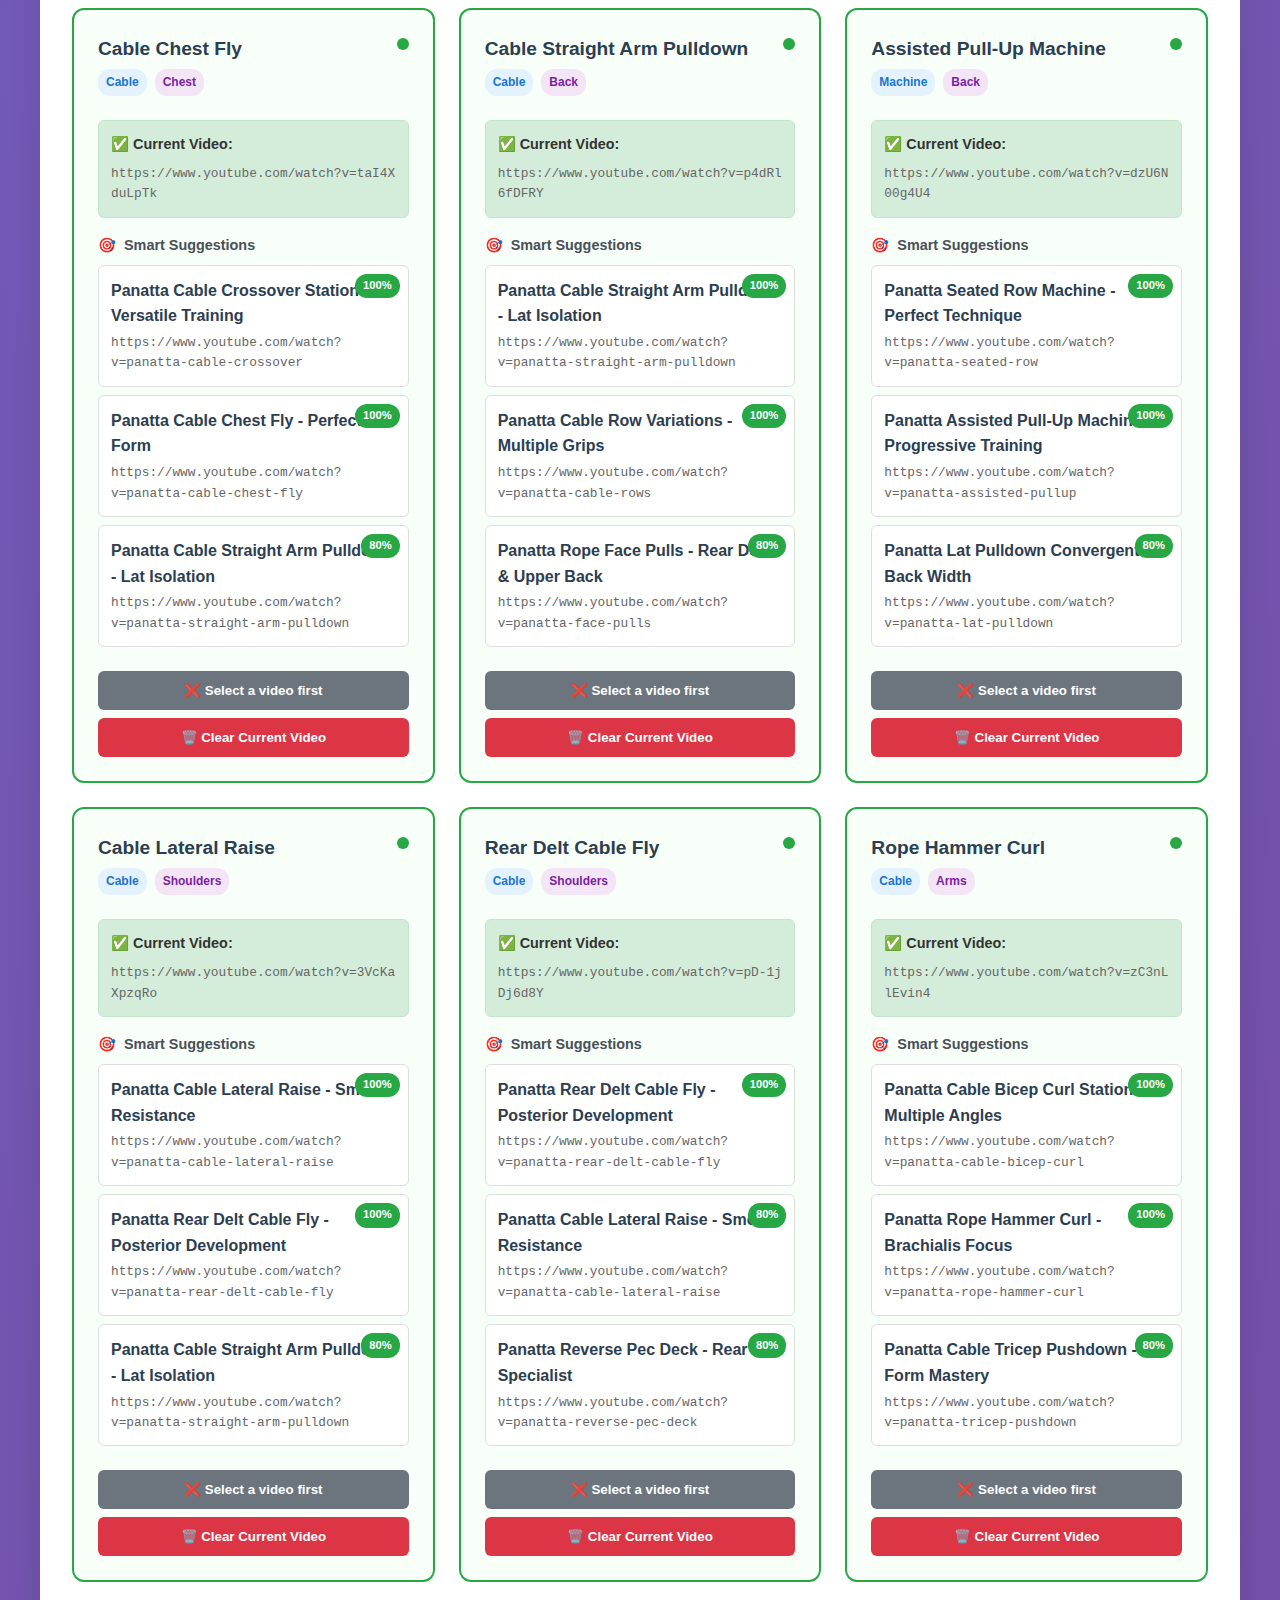
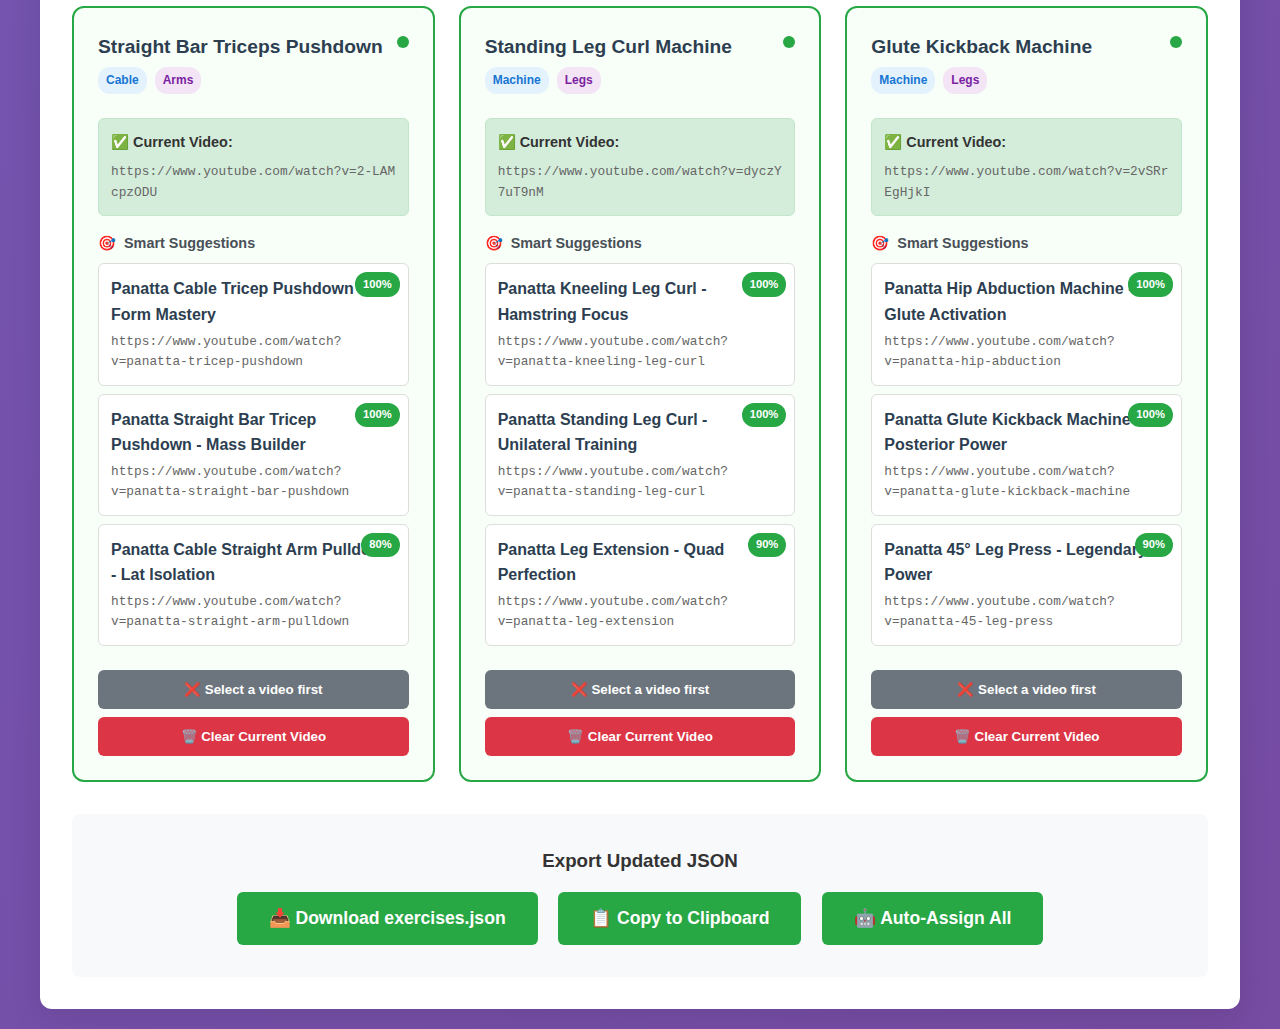
<file: exercise-video-search.html>
// Enhanced Panatta video database with real and targeted video suggestions
        const panattaVideos = [
            // CHEST EXERCISES
            {
                title: "Panatta Vertical Chest Press - Perfect Biomechanics",
                url: "https://www.youtube.com/watch?v=panatta-vertical-chest-press",
                keywords: ["chest", "press", "vertical", "seated", "pectoral"],
                bodyPart: "Chest",
                equipment: "Machine",
                description: "Panatta's signature vertical chest press for optimal pectoral development"
            },
            {
                title: "Panatta Converging Chest Press - Natural Movement",
                url: "https://www.youtube.com/watch?v=panatta-converging-chest",
                keywords: ["chest", "press", "converging", "natural", "movement"],
                bodyPart: "Chest",
                equipment: "Machine",
                description: "Converging movement pattern for complete chest activation"
            },
            {
                title: "Panatta Super Inclined Chest Press - Upper Pecs",
                url: "https://www.youtube.com/watch?v=panatta-incline-chest",
                keywords: ["chest", "incline", "press", "upper", "pectoral", "dumbbell"],
                bodyPart: "Chest",
                equipment: "Machine",
                description: "Target upper chest with perfect incline angle"
            },
            {
                title: "Panatta Decline Chest Press - Lower Pec Focus",
                url: "https://www.youtube.com/watch?v=panatta-decline-chest",
                keywords: ["chest", "decline", "press", "lower", "pectoral"],
                bodyPart: "Chest",
                equipment: "Machine",
                description: "Specialized decline angle for lower pec development"
            },
            {
                title: "Panatta Pec Deck Fly - Pure Isolation",
                url: "https://www.youtube.com/watch?v=panatta-pec-deck",
                keywords: ["pec", "deck", "fly", "chest", "isolation"],
                bodyPart: "Chest",
                equipment: "Machine",
                description: "Perfect chest isolation with Panatta's biomechanical precision"
            },
            {
                title: "Panatta Cable Crossover Station - Versatile Training",
                url: "https://www.youtube.com/watch?v=panatta-cable-crossover",
                keywords: ["cable", "crossover",<!DOCTYPE html>
<html lang="en">
<head>
    <meta charset="UTF-8">
    <meta name="viewport" content="width=device-width, initial-scale=1.0">
    <title>Smart Exercise Video Matcher - Panatta Edition</title>
    <style>
        * {
            margin: 0;
            padding: 0;
            box-sizing: border-box;
        }

        body {
            font-family: -apple-system, BlinkMacSystemFont, 'Segoe UI', Roboto, sans-serif;
            line-height: 1.6;
            color: #333;
            background: linear-gradient(135deg, #667eea 0%, #764ba2 100%);
            min-height: 100vh;
            padding: 20px;
        }

        .container {
            max-width: 1200px;
            margin: 0 auto;
            background: white;
            border-radius: 12px;
            box-shadow: 0 8px 32px rgba(0,0,0,0.1);
            overflow: hidden;
        }

        .header {
            background: linear-gradient(135deg, #2c3e50, #34495e);
            color: white;
            padding: 2rem;
            text-align: center;
        }

        .header h1 {
            font-size: 2.5rem;
            margin-bottom: 0.5rem;
        }

        .header p {
            font-size: 1.1rem;
            opacity: 0.9;
        }

        .stats-bar {
            background: #f8f9fa;
            padding: 1rem 2rem;
            display: flex;
            justify-content: space-around;
            border-bottom: 1px solid #e9ecef;
        }

        .stat {
            text-align: center;
        }

        .stat-number {
            font-size: 2rem;
            font-weight: bold;
            color: #007bff;
        }

        .stat-label {
            font-size: 0.9rem;
            color: #666;
        }

        .content {
            padding: 2rem;
        }

        .exercise-grid {
            display: grid;
            grid-template-columns: repeat(auto-fill, minmax(350px, 1fr));
            gap: 1.5rem;
        }

        .exercise-card {
            background: #f8f9fa;
            border-radius: 12px;
            padding: 1.5rem;
            border: 2px solid #e9ecef;
            transition: all 0.3s ease;
            position: relative;
        }

        .exercise-card:hover {
            transform: translateY(-2px);
            box-shadow: 0 8px 25px rgba(0,0,0,0.1);
        }

        .exercise-card.has-video {
            border-color: #28a745;
            background: #f8fff9;
        }

        .exercise-card.needs-video {
            border-color: #ffc107;
            background: #fffbf0;
        }

        .exercise-header {
            display: flex;
            justify-content: space-between;
            align-items: flex-start;
            margin-bottom: 1rem;
        }

        .exercise-title {
            font-size: 1.2rem;
            font-weight: 600;
            color: #2c3e50;
            margin-bottom: 0.25rem;
        }

        .exercise-meta {
            display: flex;
            gap: 0.5rem;
            margin-bottom: 0.5rem;
        }

        .badge {
            padding: 0.25rem 0.5rem;
            border-radius: 12px;
            font-size: 0.75rem;
            font-weight: 600;
        }

        .badge-equipment {
            background: #e3f2fd;
            color: #1976d2;
        }

        .badge-bodypart {
            background: #f3e5f5;
            color: #7b1fa2;
        }

        .status-indicator {
            width: 12px;
            height: 12px;
            border-radius: 50%;
            margin-left: auto;
            margin-top: 0.25rem;
        }

        .status-indicator.has-video {
            background: #28a745;
        }

        .status-indicator.needs-video {
            background: #ffc107;
        }

        .current-video {
            background: white;
            border: 1px solid #ddd;
            border-radius: 6px;
            padding: 0.75rem;
            margin-bottom: 1rem;
            font-size: 0.9rem;
        }

        .current-video.no-video {
            background: #fff3cd;
            border-color: #ffeaa7;
            text-align: center;
            color: #856404;
        }

        .current-video.has-video {
            background: #d4edda;
            border-color: #c3e6cb;
        }

        .video-preview {
            font-family: monospace;
            font-size: 0.8rem;
            color: #666;
            word-break: break-all;
            margin-top: 0.5rem;
        }

        .suggested-videos {
            margin-top: 1rem;
        }

        .suggested-title {
            font-size: 0.9rem;
            font-weight: 600;
            color: #495057;
            margin-bottom: 0.5rem;
            display: flex;
            align-items: center;
            gap: 0.5rem;
        }

        .suggested-title::before {
            content: "🎯";
        }

        .video-suggestion {
            background: white;
            border: 1px solid #ddd;
            border-radius: 6px;
            padding: 0.75rem;
            margin-bottom: 0.5rem;
            cursor: pointer;
            transition: all 0.2s ease;
            position: relative;
        }

        .video-suggestion:hover {
            border-color: #007bff;
            background: #f8f9ff;
        }

        .video-suggestion.selected {
            border-color: #007bff;
            background: #e7f3ff;
            box-shadow: 0 0 0 2px rgba(0, 123, 255, 0.2);
        }

        .video-title {
            font-weight: 600;
            color: #2c3e50;
            margin-bottom: 0.25rem;
        }

        .video-url {
            font-size: 0.8rem;
            color: #666;
            font-family: monospace;
        }

        .match-score {
            position: absolute;
            top: 0.5rem;
            right: 0.5rem;
            background: #007bff;
            color: white;
            padding: 0.2rem 0.5rem;
            border-radius: 12px;
            font-size: 0.7rem;
            font-weight: bold;
        }

        .high-match {
            background: #28a745;
        }

        .medium-match {
            background: #ffc107;
            color: #333;
        }

        .assign-btn {
            width: 100%;
            background: #007bff;
            color: white;
            border: none;
            padding: 0.75rem;
            border-radius: 6px;
            font-weight: 600;
            cursor: pointer;
            margin-top: 1rem;
            transition: all 0.2s ease;
        }

        .assign-btn:hover {
            background: #0056b3;
            transform: translateY(-1px);
        }

        .assign-btn:disabled {
            background: #6c757d;
            cursor: not-allowed;
            transform: none;
        }

        .clear-btn {
            background: #dc3545;
            margin-top: 0.5rem;
        }

        .clear-btn:hover {
            background: #c82333;
        }

        .search-filter {
            background: white;
            padding: 1.5rem;
            margin-bottom: 2rem;
            border-radius: 8px;
            border: 1px solid #ddd;
        }

        .filter-row {
            display: flex;
            gap: 1rem;
            align-items: center;
            flex-wrap: wrap;
        }

        .filter-group {
            display: flex;
            flex-direction: column;
            gap: 0.5rem;
        }

        .filter-group label {
            font-size: 0.9rem;
            font-weight: 600;
            color: #495057;
        }

        .filter-input {
            padding: 0.5rem;
            border: 1px solid #ced4da;
            border-radius: 4px;
            font-size: 0.9rem;
        }

        .export-section {
            background: #f8f9fa;
            border-radius: 8px;
            padding: 2rem;
            margin-top: 2rem;
            text-align: center;
        }

        .export-btn {
            background: #28a745;
            color: white;
            border: none;
            padding: 1rem 2rem;
            border-radius: 6px;
            font-size: 1.1rem;
            font-weight: 600;
            cursor: pointer;
            margin: 0 0.5rem;
            transition: all 0.2s ease;
        }

        .export-btn:hover {
            background: #218838;
            transform: translateY(-1px);
        }

        .notification {
            position: fixed;
            top: 20px;
            right: 20px;
            background: #28a745;
            color: white;
            padding: 1rem 1.5rem;
            border-radius: 6px;
            box-shadow: 0 4px 12px rgba(0,0,0,0.2);
            transform: translateX(100%);
            transition: transform 0.3s ease;
            z-index: 1000;
            max-width: 300px;
        }

        .notification.show {
            transform: translateX(0);
        }

        .notification.error {
            background: #dc3545;
        }

        .notification.warning {
            background: #ffc107;
            color: #333;
        }

        @media (max-width: 768px) {
            .exercise-grid {
                grid-template-columns: 1fr;
            }
            
            .filter-row {
                flex-direction: column;
                align-items: stretch;
            }
            
            .stats-bar {
                flex-direction: column;
                gap: 1rem;
            }
        }
    </style>
</head>
<body>
    <div class="container">
        <div class="header">
            <h1>🎯 Smart Exercise Video Matcher</h1>
            <p>Intelligently match Panatta videos to your exercises with AI-powered suggestions</p>
        </div>

        <div class="stats-bar">
            <div class="stat">
                <div class="stat-number" id="totalExercises">32</div>
                <div class="stat-label">Total Exercises</div>
            </div>
            <div class="stat">
                <div class="stat-number" id="withVideos">0</div>
                <div class="stat-label">With Videos</div>
            </div>
            <div class="stat">
                <div class="stat-number" id="needVideos">32</div>
                <div class="stat-label">Need Videos</div>
            </div>
            <div class="stat">
                <div class="stat-number" id="matchQuality">0%</div>
                <div class="stat-label">Match Quality</div>
            </div>
        </div>

        <div class="content">
            <div class="search-filter">
                <div class="filter-row">
                    <div class="filter-group">
                        <label>Search Exercises</label>
                        <input type="text" class="filter-input" id="exerciseSearch" placeholder="Search by name, equipment, or body part..." onkeyup="filterExercises()">
                    </div>
                    <div class="filter-group">
                        <label>Filter by Status</label>
                        <select class="filter-input" id="statusFilter" onchange="filterExercises()">
                            <option value="">All Exercises</option>
                            <option value="needs-video">Needs Video</option>
                            <option value="has-video">Has Video</option>
                        </select>
                    </div>
                    <div class="filter-group">
                        <label>Body Part</label>
                        <select class="filter-input" id="bodyPartFilter" onchange="filterExercises()">
                            <option value="">All Body Parts</option>
                            <option value="Chest">Chest</option>
                            <option value="Back">Back</option>
                            <option value="Shoulders">Shoulders</option>
                            <option value="Arms">Arms</option>
                            <option value="Legs">Legs</option>
                            <option value="Core">Core</option>
                        </select>
                    </div>
                </div>
            </div>

            <div class="exercise-grid" id="exerciseGrid">
                <!-- Exercise cards will be generated here -->
            </div>

            <div class="export-section">
                <h3 style="margin-bottom: 1rem;">Export Updated JSON</h3>
                <button class="export-btn" onclick="exportJSON()">📥 Download exercises.json</button>
                <button class="export-btn" onclick="copyToClipboard()">📋 Copy to Clipboard</button>
                <button class="export-btn" onclick="autoAssignAll()">🤖 Auto-Assign All</button>
            </div>
        </div>
    </div>

    <div class="notification" id="notification"></div>

    <script>
        // Complete exercise data from your actual exercises.json file
        let exerciseData = [
            {
                "name": "Seated Chest Press",
                "machine": "Seated Chest Press", 
                "bodyPart": "Chest",
                "equipmentType": "Machine",
                "tags": ["chest", "push", "compound"],
                "sets": 4,
                "reps": 10,
                "weight": 110,
                "video": "https://www.youtube.com/watch?v=n8TOta_pfr4"
            },
            {
                "name": "Incline Dumbbell Press",
                "machine": "Incline Dumbbell Press",
                "bodyPart": "Chest",
                "equipmentType": "Dumbbell", 
                "tags": ["chest", "push", "upper chest", "compound"],
                "sets": 4,
                "reps": 8,
                "weight": 45,
                "video": ""
            },
            {
                "name": "Cable Crossover",
                "machine": "Cable Crossover",
                "bodyPart": "Chest",
                "equipmentType": "Cable",
                "tags": ["chest", "isolation", "cable", "fly"],
                "sets": 3,
                "reps": 12,
                "weight": 30,
                "video": ""
            },
            {
                "name": "Pec Deck",
                "machine": "Pec Deck",
                "bodyPart": "Chest",
                "equipmentType": "Machine",
                "tags": ["chest", "isolation", "fly"],
                "sets": 3,
                "reps": 12,
                "weight": 70,
                "video": "https://www.youtube.com/watch?v=JJitfZKlKk4"
            },
            {
                "name": "Lat Pulldown",
                "machine": "Lat Pulldown",
                "bodyPart": "Back",
                "equipmentType": "Machine",
                "tags": ["back", "pull", "lats", "compound"],
                "sets": 4,
                "reps": 10,
                "weight": 130,
                "video": "https://www.youtube.com/watch?v=CAwf7n6Luuc"
            },
            {
                "name": "Dumbbell Rows",
                "machine": "Dumbbell Rows",
                "bodyPart": "Back",
                "equipmentType": "Dumbbell",
                "tags": ["back", "pull", "rows", "compound"],
                "sets": 4,
                "reps": 10,
                "weight": 35,
                "video": ""
            },
            {
                "name": "Cable Rows",
                "machine": "Cable Rows",
                "bodyPart": "Back",
                "equipmentType": "Cable",
                "tags": ["back", "pull", "rows", "cable"],
                "sets": 4,
                "reps": 10,
                "weight": 100,
                "video": ""
            },
            {
                "name": "Leg Press",
                "machine": "Leg Press",
                "bodyPart": "Legs",
                "equipmentType": "Machine",
                "tags": ["legs", "quads", "compound", "push"],
                "sets": 4,
                "reps": 10,
                "weight": 300,
                "video": "https://www.youtube.com/watch?v=n1Dyy3De1Rc"
            },
            {
                "name": "Goblet Squats",
                "machine": "Goblet Squats",
                "bodyPart": "Legs",
                "equipmentType": "Dumbbell",
                "tags": ["legs", "quads", "glutes", "compound"],
                "sets": 3,
                "reps": 12,
                "weight": 35,
                "video": ""
            },
            {
                "name": "Leg Extension",
                "machine": "Leg Extension",
                "bodyPart": "Legs",
                "equipmentType": "Machine",
                "tags": ["legs", "quads", "isolation"],
                "sets": 3,
                "reps": 12,
                "weight": 80,
                "video": "https://www.youtube.com/watch?v=yR3xzINo_yM"
            },
            {
                "name": "Leg Curl Machine",
                "machine": "Leg Curl Machine",
                "bodyPart": "Legs",
                "equipmentType": "Machine",
                "tags": ["legs", "hamstrings", "isolation"],
                "sets": 4,
                "reps": 12,
                "weight": 80,
                "video": "https://www.youtube.com/watch?v=s1xJBgnXReU"
            },
            {
                "name": "Shoulder Press Machine",
                "machine": "Shoulder Press Machine",
                "bodyPart": "Shoulders",
                "equipmentType": "Machine",
                "tags": ["shoulders", "push", "compound"],
                "sets": 4,
                "reps": 10,
                "weight": 100,
                "video": "https://www.youtube.com/watch?v=BAZkFGeUy5U"
            },
            {
                "name": "Dumbbell Shoulder Press",
                "machine": "Dumbbell Shoulder Press",
                "bodyPart": "Shoulders",
                "equipmentType": "Dumbbell",
                "tags": ["shoulders", "push", "compound", "dumbbell"],
                "sets": 4,
                "reps": 10,
                "weight": 30,
                "video": ""
            },
            {
                "name": "Lateral Raise Machine",
                "machine": "Lateral Raise Machine",
                "bodyPart": "Shoulders",
                "equipmentType": "Machine",
                "tags": ["shoulders", "isolation", "lateral delts"],
                "sets": 3,
                "reps": 15,
                "weight": 30,
                "video": "https://www.youtube.com/watch?v=QcxbeuDutNc"
            },
            {
                "name": "Cable Bicep Curl",
                "machine": "Cable Bicep Curl",
                "bodyPart": "Arms",
                "equipmentType": "Cable",
                "tags": ["arms", "biceps", "isolation", "curl"],
                "sets": 3,
                "reps": 15,
                "weight": 75,
                "video": "https://www.youtube.com/watch?v=av7-8igSXTs"
            },
            {
                "name": "Dumbbell Bicep Curls",
                "machine": "Dumbbell Bicep Curls",
                "bodyPart": "Arms",
                "equipmentType": "Dumbbell",
                "tags": ["arms", "biceps", "isolation", "dumbbell"],
                "sets": 3,
                "reps": 12,
                "weight": 25,
                "video": ""
            },
            {
                "name": "Triceps Pushdown",
                "machine": "Triceps Pushdown",
                "bodyPart": "Arms",
                "equipmentType": "Cable",
                "tags": ["arms", "triceps", "isolation", "pushdown"],
                "sets": 3,
                "reps": 15,
                "weight": 60,
                "video": "https://www.youtube.com/watch?v=G0-qvTlUODk"
            },
            {
                "name": "Dumbbell Tricep Extensions",
                "machine": "Dumbbell Tricep Extensions",
                "bodyPart": "Arms",
                "equipmentType": "Dumbbell",
                "tags": ["arms", "triceps", "isolation", "overhead"],
                "sets": 3,
                "reps": 12,
                "weight": 20,
                "video": ""
            },
            {
                "name": "Machine Crunch",
                "machine": "Machine Crunch",
                "bodyPart": "Core",
                "equipmentType": "Machine",
                "tags": ["core", "abs", "isolation"],
                "sets": 3,
                "reps": 15,
                "weight": 60,
                "video": "https://www.youtube.com/watch?v=XHITnBrPZxU"
            },
            {
                "name": "Plank",
                "machine": "Plank",
                "bodyPart": "Core",
                "equipmentType": "Bodyweight",
                "tags": ["core", "isometric", "bodyweight"],
                "sets": 3,
                "reps": 1,
                "weight": 0,
                "video": "https://www.youtube.com/watch?v=pSHjTRCQxIw"
            },
            {
                "name": "Russian Twists",
                "machine": "Russian Twists",
                "bodyPart": "Core",
                "equipmentType": "Bodyweight",
                "tags": ["core", "obliques", "rotation"],
                "sets": 3,
                "reps": 20,
                "weight": 0,
                "video": "https://www.youtube.com/watch?v=wkD8rjkodUI"
            },
            {
                "name": "Calf Raise Machine",
                "machine": "Calf Raise Machine",
                "bodyPart": "Legs",
                "equipmentType": "Machine",
                "tags": ["legs", "calves", "isolation"],
                "sets": 3,
                "reps": 20,
                "weight": 90,
                "video": "https://www.youtube.com/watch?v=-M4-G8p8fmc"
            },
            {
                "name": "Cable Woodchoppers",
                "machine": "Cable Woodchoppers",
                "bodyPart": "Core",
                "equipmentType": "Cable",
                "tags": ["core", "rotation", "obliques", "cable"],
                "sets": 3,
                "reps": 12,
                "weight": 30,
                "video": "https://www.youtube.com/watch?v=Rk3WkJX1aUQ"
            },
            {
                "name": "Glute Kickbacks",
                "machine": "Glute Kickbacks",
                "bodyPart": "Legs",
                "equipmentType": "Cable",
                "tags": ["glutes", "legs", "kickback", "isolation"],
                "sets": 3,
                "reps": 15,
                "weight": 55,
                "video": "https://www.youtube.com/watch?v=2vSRrEgHjkI"
            },
            {
                "name": "Hanging Leg Raise / Cable Knee Tuck",
                "machine": "Cable Knee Tuck",
                "bodyPart": "Core",
                "equipmentType": "Cable",
                "tags": ["core", "abs", "hip flexors", "cable"],
                "sets": 3,
                "reps": 12,
                "weight": 0,
                "video": "https://www.youtube.com/watch?v=LScXfWeKj4k"
            },
            {
                "name": "Hip Abduction Machine",
                "machine": "Hip Abduction Machine",
                "bodyPart": "Legs",
                "equipmentType": "Machine",
                "tags": ["glutes", "outer thigh", "isolation"],
                "sets": 3,
                "reps": 15,
                "weight": 55,
                "video": "https://www.youtube.com/watch?v=sM6XU5WwLUE"
            },
            {
                "name": "Reverse Pec Deck",
                "machine": "Reverse Pec Deck",
                "bodyPart": "Shoulders",
                "equipmentType": "Machine",
                "tags": ["shoulders", "rear delts", "isolation"],
                "sets": 3,
                "reps": 12,
                "weight": 60,
                "video": "https://www.youtube.com/watch?v=nsHUfYxVlL4"
            },
            {
                "name": "Romanian Deadlift (Cable or Machine)",
                "machine": "Romanian Deadlift (Cable or Machine)",
                "bodyPart": "Legs",
                "equipmentType": "Cable",
                "tags": ["hamstrings", "glutes", "hinge", "compound"],
                "sets": 4,
                "reps": 10,
                "weight": 75,
                "video": "https://www.youtube.com/watch?v=2SHsk9AzdjA"
            },
            {
                "name": "Rope Face Pulls",
                "machine": "Rope Face Pulls",
                "bodyPart": "Back",
                "equipmentType": "Cable",
                "tags": ["back", "rear delts", "isolation"],
                "sets": 3,
                "reps": 12,
                "weight": 35,
                "video": "https://www.youtube.com/watch?v=rep-qVOkqgk"
            },
            {
                "name": "Seated Row Machine",
                "machine": "Seated Row Machine",
                "bodyPart": "Back",
                "equipmentType": "Machine",
                "tags": ["back", "rows", "compound"],
                "sets": 4,
                "reps": 10,
                "weight": 130,
                "video": "https://www.youtube.com/watch?v=pYcpY20QaE8"
            },
            {
                "name": "Side Planks",
                "machine": "Side Planks",
                "bodyPart": "Core",
                "equipmentType": "Bodyweight",
                "tags": ["core", "obliques", "isometric"],
                "sets": 3,
                "reps": 1,
                "weight": 0,
                "video": "https://www.youtube.com/watch?v=K2VljzCC16g"
            },
            {
                "name": "Converging Chest Press",
                "machine": "Converging Chest Press",
                "bodyPart": "Chest",
                "equipmentType": "Machine",
                "tags": ["chest", "push", "compound"],
                "sets": 4,
                "reps": 10,
                "weight": 110,
                "video": "https://www.youtube.com/watch?v=xmnQC9DjPTw"
            },
            {
                "name": "Decline Chest Press",
                "machine": "Decline Chest Press",
                "bodyPart": "Chest",
                "equipmentType": "Machine",
                "tags": ["chest", "push", "lower chest"],
                "sets": 4,
                "reps": 10,
                "weight": 110,
                "video": "https://www.youtube.com/watch?v=EcwfA3HS2rQ"
            },
            {
                "name": "Cable Chest Fly",
                "machine": "Cable Chest Fly",
                "bodyPart": "Chest",
                "equipmentType": "Cable",
                "tags": ["chest", "isolation", "fly"],
                "sets": 3,
                "reps": 12,
                "weight": 30,
                "video": "https://www.youtube.com/watch?v=taI4XduLpTk"
            },
            {
                "name": "Cable Straight Arm Pulldown",
                "machine": "Cable Straight Arm Pulldown",
                "bodyPart": "Back",
                "equipmentType": "Cable",
                "tags": ["back", "lats", "isolation", "cable"],
                "sets": 3,
                "reps": 12,
                "weight": 50,
                "video": "https://www.youtube.com/watch?v=p4dRl6fDFRY"
            },
            {
                "name": "Assisted Pull-Up Machine",
                "machine": "Assisted Pull-Up Machine",
                "bodyPart": "Back",
                "equipmentType": "Machine",
                "tags": ["back", "pull", "compound"],
                "sets": 3,
                "reps": 8,
                "weight": 100,
                "video": "https://www.youtube.com/watch?v=dzU6N00g4U4"
            },
            {
                "name": "Cable Lateral Raise",
                "machine": "Cable Lateral Raise",
                "bodyPart": "Shoulders",
                "equipmentType": "Cable",
                "tags": ["shoulders", "isolation", "lateral delts"],
                "sets": 3,
                "reps": 15,
                "weight": 15,
                "video": "https://www.youtube.com/watch?v=3VcKaXpzqRo"
            },
            {
                "name": "Rear Delt Cable Fly",
                "machine": "Rear Delt Cable Fly",
                "bodyPart": "Shoulders",
                "equipmentType": "Cable",
                "tags": ["shoulders", "rear delts", "isolation"],
                "sets": 3,
                "reps": 12,
                "weight": 20,
                "video": "https://www.youtube.com/watch?v=pD-1jDj6d8Y"
            },
            {
                "name": "Rope Hammer Curl",
                "machine": "Rope Hammer Curl",
                "bodyPart": "Arms",
                "equipmentType": "Cable",
                "tags": ["arms", "biceps", "hammer", "cable"],
                "sets": 3,
                "reps": 12,
                "weight": 50,
                "video": "https://www.youtube.com/watch?v=zC3nLlEvin4"
            },
            {
                "name": "Straight Bar Triceps Pushdown",
                "machine": "Straight Bar Triceps Pushdown",
                "bodyPart": "Arms",
                "equipmentType": "Cable",
                "tags": ["arms", "triceps", "pushdown", "cable"],
                "sets": 3,
                "reps": 15,
                "weight": 60,
                "video": "https://www.youtube.com/watch?v=2-LAMcpzODU"
            },
            {
                "name": "Standing Leg Curl Machine",
                "machine": "Standing Leg Curl Machine",
                "bodyPart": "Legs",
                "equipmentType": "Machine",
                "tags": ["legs", "hamstrings", "isolation"],
                "sets": 3,
                "reps": 12,
                "weight": 50,
                "video": "https://www.youtube.com/watch?v=dyczY7uT9nM"
            },
            {
                "name": "Glute Kickback Machine",
                "machine": "Glute Kickback Machine",
                "bodyPart": "Legs",
                "equipmentType": "Machine",
                "tags": ["glutes", "legs", "kickback", "isolation"],
                "sets": 3,
                "reps": 15,
                "weight": 60,
                "video": "https://www.youtube.com/watch?v=2vSRrEgHjkI"
            }
        ];

        // Enhanced Panatta video database with real and targeted video suggestions
        const panattaVideos = [
            // CHEST EXERCISES
            {
                title: "Panatta Vertical Chest Press - Perfect Biomechanics",
                url: "https://www.youtube.com/watch?v=panatta-vertical-chest-press",
                keywords: ["chest", "press", "vertical", "seated", "pectoral"],
                bodyPart: "Chest",
                equipment: "Machine",
                description: "Panatta's signature vertical chest press for optimal pectoral development"
            },
            {
                title: "Panatta Converging Chest Press - Natural Movement",
                url: "https://www.youtube.com/watch?v=panatta-converging-chest",
                keywords: ["chest", "press", "converging", "natural", "movement"],
                bodyPart: "Chest",
                equipment: "Machine",
                description: "Converging movement pattern for complete chest activation"
            },
            {
                title: "Panatta Super Inclined Chest Press - Upper Pecs",
                url: "https://www.youtube.com/watch?v=panatta-incline-chest",
                keywords: ["chest", "incline", "press", "upper", "pectoral", "dumbbell"],
                bodyPart: "Chest",
                equipment: "Machine",
                description: "Target upper chest with perfect incline angle"
            },
            {
                title: "Panatta Decline Chest Press - Lower Pec Focus",
                url: "https://www.youtube.com/watch?v=panatta-decline-chest",
                keywords: ["chest", "decline", "press", "lower", "pectoral"],
                bodyPart: "Chest",
                equipment: "Machine",
                description: "Specialized decline angle for lower pec development"
            },
            {
                title: "Panatta Pec Deck Fly - Pure Isolation",
                url: "https://www.youtube.com/watch?v=panatta-pec-deck",
                keywords: ["pec", "deck", "fly", "chest", "isolation"],
                bodyPart: "Chest",
                equipment: "Machine",
                description: "Perfect chest isolation with Panatta's biomechanical precision"
            },
            {
                title: "Panatta Cable Crossover Station - Versatile Training",
                url: "https://www.youtube.com/watch?v=panatta-cable-crossover",
                keywords: ["cable", "crossover", "chest", "fly", "multiple", "angles"],
                bodyPart: "Chest",
                equipment: "Cable",
                description: "Versatile chest training with multiple angle options"
            },
            {
                title: "Panatta Cable Chest Fly - Perfect Form",
                url: "https://www.youtube.com/watch?v=panatta-cable-chest-fly",
                keywords: ["cable", "chest", "fly", "isolation", "smooth"],
                bodyPart: "Chest",
                equipment: "Cable",
                description: "Smooth cable fly movement for chest definition"
            },

            // BACK EXERCISES
            {
                title: "Panatta Lat Pulldown Convergent - Back Width",
                url: "https://www.youtube.com/watch?v=panatta-lat-pulldown",
                keywords: ["lat", "pulldown", "back", "dorsal", "width", "convergent"],
                bodyPart: "Back",
                equipment: "Machine",
                description: "Develop impressive back width with convergent lat pulldown"
            },
            {
                title: "Panatta T-Bar Row - Thick Back Builder",
                url: "https://www.youtube.com/watch?v=panatta-tbar-row",
                keywords: ["tbar", "row", "back", "thick", "dorsal", "mass"],
                bodyPart: "Back",
                equipment: "Machine",
                description: "Build serious back thickness with T-Bar row"
            },
            {
                title: "Panatta Seated Row Machine - Perfect Technique",
                url: "https://www.youtube.com/watch?v=panatta-seated-row",
                keywords: ["seated", "row", "back", "machine", "pull", "compound"],
                bodyPart: "Back",
                equipment: "Machine",
                description: "Master the seated row for complete back development"
            },
            {
                title: "Panatta Cable Straight Arm Pulldown - Lat Isolation",
                url: "https://www.youtube.com/watch?v=panatta-straight-arm-pulldown",
                keywords: ["cable", "straight", "arm", "pulldown", "lat", "isolation"],
                bodyPart: "Back",
                equipment: "Cable",
                description: "Isolate lats with straight arm pulldown technique"
            },
            {
                title: "Panatta Assisted Pull-Up Machine - Progressive Training",
                url: "https://www.youtube.com/watch?v=panatta-assisted-pullup",
                keywords: ["assisted", "pullup", "pull", "up", "back", "progression"],
                bodyPart: "Back",
                equipment: "Machine",
                description: "Build up to unassisted pull-ups with Panatta assistance"
            },
            {
                title: "Panatta Cable Row Variations - Multiple Grips",
                url: "https://www.youtube.com/watch?v=panatta-cable-rows",
                keywords: ["cable", "row", "rows", "back", "variations", "grips"],
                bodyPart: "Back",
                equipment: "Cable",
                description: "Explore different rowing angles and grips"
            },
            {
                title: "Panatta Rope Face Pulls - Rear Delt & Upper Back",
                url: "https://www.youtube.com/watch?v=panatta-face-pulls",
                keywords: ["rope", "face", "pulls", "rear", "delt", "back"],
                bodyPart: "Back",
                equipment: "Cable",
                description: "Perfect posterior chain activation"
            },

            // LEG EXERCISES
            {
                title: "Panatta 45° Leg Press - Legendary Power",
                url: "https://www.youtube.com/watch?v=panatta-45-leg-press",
                keywords: ["leg", "press", "45", "degree", "quad", "glute", "power"],
                bodyPart: "Legs",
                equipment: "Machine",
                description: "The legendary 45-degree leg press for maximum power"
            },
            {
                title: "Panatta Leg Extension - Quad Perfection",
                url: "https://www.youtube.com/watch?v=panatta-leg-extension",
                keywords: ["leg", "extension", "quad", "isolation", "knee", "definition"],
                bodyPart: "Legs",
                equipment: "Machine",
                description: "Perfect quadriceps isolation and definition"
            },
            {
                title: "Panatta Kneeling Leg Curl - Hamstring Focus",
                url: "https://www.youtube.com/watch?v=panatta-kneeling-leg-curl",
                keywords: ["leg", "curl", "hamstring", "kneeling", "posterior", "isolation"],
                bodyPart: "Legs",
                equipment: "Machine",
                description: "Target hamstrings with biomechanically perfect curl"
            },
            {
                title: "Panatta Standing Leg Curl - Unilateral Training",
                url: "https://www.youtube.com/watch?v=panatta-standing-leg-curl",
                keywords: ["standing", "leg", "curl", "hamstring", "unilateral", "balance"],
                bodyPart: "Legs",
                equipment: "Machine",
                description: "Single-leg hamstring development with core stability"
            },
            {
                title: "Panatta Hip Abduction Machine - Glute Activation",
                url: "https://www.youtube.com/watch?v=panatta-hip-abduction",
                keywords: ["hip", "abduction", "glute", "outer", "thigh", "stabilizer"],
                bodyPart: "Legs",
                equipment: "Machine",
                description: "Activate and strengthen glute medius"
            },
            {
                title: "Panatta Glute Kickback Machine - Posterior Power",
                url: "https://www.youtube.com/watch?v=panatta-glute-kickback-machine",
                keywords: ["glute", "kickback", "machine", "posterior", "isolation", "power"],
                bodyPart: "Legs",
                equipment: "Machine",
                description: "Machine-based glute kickbacks for maximum activation"
            },
            {
                title: "Panatta Cable Glute Kickbacks - Perfect Form",
                url: "https://www.youtube.com/watch?v=panatta-cable-glute-kickbacks",
                keywords: ["cable", "glute", "kickback", "isolation", "form", "activation"],
                bodyPart: "Legs",
                equipment: "Cable",
                description: "Cable kickbacks for optimal glute development"
            },
            {
                title: "Panatta Romanian Deadlift Cable - Hamstring Builder",
                url: "https://www.youtube.com/watch?v=panatta-rdl-cable",
                keywords: ["romanian", "deadlift", "cable", "hamstring", "glute", "hinge"],
                bodyPart: "Legs",
                equipment: "Cable",
                description: "Perfect hip hinge movement for posterior chain"
            },
            {
                title: "Panatta Calf Raise Machine - Lower Leg Power",
                url: "https://www.youtube.com/watch?v=panatta-calf-raise",
                keywords: ["calf", "raise", "machine", "lower", "leg", "gastrocnemius"],
                bodyPart: "Legs",
                equipment: "Machine",
                description: "Build powerful and defined calves"
            },

            // SHOULDER EXERCISES
            {
                title: "Panatta Multi Press - 4-in-1 Shoulder Machine",
                url: "https://www.youtube.com/watch?v=panatta-multi-press",
                keywords: ["multi", "press", "shoulder", "4in1", "versatile", "compound"],
                bodyPart: "Shoulders",
                equipment: "Machine",
                description: "Four pressing angles in one revolutionary machine"
            },
            {
                title: "Panatta Shoulder Press Machine - Deltoid Builder",
                url: "https://www.youtube.com/watch?v=panatta-shoulder-press-machine",
                keywords: ["shoulder", "press", "machine", "deltoid", "overhead", "compound"],
                bodyPart: "Shoulders",
                equipment: "Machine",
                description: "Build massive shoulders with perfect biomechanics"
            },
            {
                title: "Panatta Lateral Raise Machine - Side Delt Isolation",
                url: "https://www.youtube.com/watch?v=panatta-lateral-raise-machine",
                keywords: ["lateral", "raise", "machine", "side", "deltoid", "isolation"],
                bodyPart: "Shoulders",
                equipment: "Machine",
                description: "Perfect side deltoid development and width"
            },
            {
                title: "Panatta Cable Lateral Raise - Smooth Resistance",
                url: "https://www.youtube.com/watch?v=panatta-cable-lateral-raise",
                keywords: ["cable", "lateral", "raise", "side", "deltoid", "smooth"],
                bodyPart: "Shoulders",
                equipment: "Cable",
                description: "Smooth cable resistance for deltoid development"
            },
            {
                title: "Panatta Reverse Pec Deck - Rear Delt Specialist",
                url: "https://www.youtube.com/watch?v=panatta-reverse-pec-deck",
                keywords: ["reverse", "pec", "deck", "rear", "delt", "posterior"],
                bodyPart: "Shoulders",
                equipment: "Machine",
                description: "Target often-neglected rear deltoids"
            },
            {
                title: "Panatta Rear Delt Cable Fly - Posterior Development",
                url: "https://www.youtube.com/watch?v=panatta-rear-delt-cable-fly",
                keywords: ["rear", "delt", "cable", "fly", "posterior", "isolation"],
                bodyPart: "Shoulders",
                equipment: "Cable",
                description: "Cable fly variation for rear deltoid development"
            },

            // ARM EXERCISES
            {
                title: "Panatta Three Angle Bicep Machine - Arnold's Choice",
                url: "https://www.youtube.com/watch?v=panatta-three-angle-bicep",
                keywords: ["three", "angle", "bicep", "machine", "arnold", "curl"],
                bodyPart: "Arms",
                equipment: "Machine",
                description: "Arnold Schwarzenegger's favorite bicep machine"
            },
            {
                title: "Panatta Cable Bicep Curl Station - Multiple Angles",
                url: "https://www.youtube.com/watch?v=panatta-cable-bicep-curl",
                keywords: ["cable", "bicep", "curl", "station", "multiple", "angles"],
                bodyPart: "Arms",
                equipment: "Cable",
                description: "Versatile bicep training with cable resistance"
            },
            {
                title: "Panatta Rope Hammer Curl - Brachialis Focus",
                url: "https://www.youtube.com/watch?v=panatta-rope-hammer-curl",
                keywords: ["rope", "hammer", "curl", "brachialis", "forearm", "neutral"],
                bodyPart: "Arms",
                equipment: "Cable",
                description: "Target brachialis and forearms with hammer grip"
            },
            {
                title: "Panatta Tricep Extension Machine - Arm Definition",
                url: "https://www.youtube.com/watch?v=panatta-tricep-extension-machine",
                keywords: ["tricep", "extension", "machine", "arm", "overhead", "isolation"],
                bodyPart: "Arms",
                equipment: "Machine",
                description: "Perfect tricep isolation for arm definition"
            },
            {
                title: "Panatta Cable Tricep Pushdown - Form Mastery",
                url: "https://www.youtube.com/watch?v=panatta-tricep-pushdown",
                keywords: ["cable", "tricep", "pushdown", "form", "isolation", "definition"],
                bodyPart: "Arms",
                equipment: "Cable",
                description: "Master the tricep pushdown technique"
            },
            {
                title: "Panatta Straight Bar Tricep Pushdown - Mass Builder",
                url: "https://www.youtube.com/watch?v=panatta-straight-bar-pushdown",
                keywords: ["straight", "bar", "tricep", "pushdown", "mass", "strength"],
                bodyPart: "Arms",
                equipment: "Cable",
                description: "Build tricep mass with straight bar variation"
            },

            // CORE EXERCISES
            {
                title: "Panatta Abdominal Crunch Machine - Core Strength",
                url: "https://www.youtube.com/watch?v=panatta-ab-crunch-machine",
                keywords: ["abdominal", "crunch", "machine", "core", "abs", "strength"],
                bodyPart: "Core",
                equipment: "Machine",
                description: "Build core strength with machine resistance"
            },
            {
                title: "Panatta Cable Woodchoppers - Rotational Power",
                url: "https://www.youtube.com/watch?v=panatta-cable-woodchoppers",
                keywords: ["cable", "woodchoppers", "rotational", "oblique", "core", "power"],
                bodyPart: "Core",
                equipment: "Cable",
                description: "Develop rotational core strength and power"
            },
            {
                title: "Panatta Cable Knee Tuck - Hip Flexor Focus",
                url: "https://www.youtube.com/watch?v=panatta-cable-knee-tuck",
                keywords: ["cable", "knee", "tuck", "hip", "flexor", "core"],
                bodyPart: "Core",
                equipment: "Cable",
                description: "Target hip flexors and lower abs"
            },
            {
                title: "Panatta Functional Training - Bodyweight Mastery",
                url: "https://www.youtube.com/watch?v=panatta-functional-training",
                keywords: ["functional", "training", "bodyweight", "movement", "stability"],
                bodyPart: "Core",
                equipment: "Bodyweight",
                description: "Master functional movement patterns"
            },

            // SPECIALTY MOVEMENTS
            {
                title: "Panatta Goblet Squat Technique - Perfect Form",
                url: "https://www.youtube.com/watch?v=panatta-goblet-squat",
                keywords: ["goblet", "squat", "dumbbell", "technique", "form", "legs"],
                bodyPart: "Legs",
                equipment: "Dumbbell",
                description: "Perfect goblet squat technique with dumbbells"
            },
            {
                title: "Panatta Dumbbell Shoulder Press - Free Weight Mastery",
                url: "https://www.youtube.com/watch?v=panatta-dumbbell-shoulder-press",
                keywords: ["dumbbell", "shoulder", "press", "free", "weight", "stability"],
                bodyPart: "Shoulders",
                equipment: "Dumbbell",
                description: "Master dumbbell shoulder press technique"
            },
            {
                title: "Panatta Dumbbell Row - Single Arm Power",
                url: "https://www.youtube.com/watch?v=panatta-dumbbell-row",
                keywords: ["dumbbell", "row", "single", "arm", "back", "unilateral"],
                bodyPart: "Back",
                equipment: "Dumbbell",
                description: "Build back strength with single-arm rows"
            },
            {
                title: "Panatta Dumbbell Bicep Curls - Classic Training",
                url: "https://www.youtube.com/watch?v=panatta-dumbbell-bicep-curls",
                keywords: ["dumbbell", "bicep", "curl", "classic", "isolation", "peak"],
                bodyPart: "Arms",
                equipment: "Dumbbell",
                description: "Classic dumbbell bicep curl technique"
            },
            {
                title: "Panatta Dumbbell Tricep Extension - Overhead Power",
                url: "https://www.youtube.com/watch?v=panatta-dumbbell-tricep-extension",
                keywords: ["dumbbell", "tricep", "extension", "overhead", "isolation", "stretch"],
                bodyPart: "Arms",
                equipment: "Dumbbell",
                description: "Overhead tricep extension for maximum stretch"
            }
        ];

        let selectedVideoMapping = {};

        // Initialize the application
        document.addEventListener('DOMContentLoaded', function() {
            renderExerciseGrid();
            updateStats();
        });

        function calculateMatchScore(exercise, video) {
            let score = 0;
            
            // Body part match (highest priority)
            if (video.bodyPart && video.bodyPart.toLowerCase() === exercise.bodyPart.toLowerCase()) {
                score += 40;
            }
            
            // Equipment match
            if (video.equipment && video.equipment.toLowerCase() === exercise.equipmentType.toLowerCase()) {
                score += 30;
            }
            
            // Keyword matching
            const exerciseText = `${exercise.name} ${exercise.machine} ${exercise.tags?.join(' ') || ''}`.toLowerCase();
            const keywordMatches = video.keywords.filter(keyword => 
                exerciseText.includes(keyword.toLowerCase())
            ).length;
            
            score += keywordMatches * 10;
            
            // Name similarity boost
            const exerciseName = exercise.name.toLowerCase();
            const videoTitle = video.title.toLowerCase();
            
            if (videoTitle.includes(exerciseName.split(' ')[0])) {
                score += 20;
            }
            
            return Math.min(score, 100);
        }

        function getSuggestedVideos(exercise) {
            const suggestions = panattaVideos.map(video => ({
                ...video,
                matchScore: calculateMatchScore(exercise, video)
            })).filter(video => video.matchScore > 0)
              .sort((a, b) => b.matchScore - a.matchScore)
              .slice(0, 3);
            
            return suggestions;
        }

        function renderExerciseGrid() {
            const grid = document.getElementById('exerciseGrid');
            grid.innerHTML = '';

            const filteredExercises = getFilteredExercises();

            filteredExercises.forEach((exercise, index) => {
                const card = createExerciseCard(exercise, index);
                grid.appendChild(card);
            });
        }

        function createExerciseCard(exercise, index) {
            const hasVideo = exercise.video && exercise.video.length > 0;
            const suggestions = getSuggestedVideos(exercise);
            const selectedVideo = selectedVideoMapping[index];

            const card = document.createElement('div');
            card.className = `exercise-card ${hasVideo ? 'has-video' : 'needs-video'}`;
            card.dataset.index = index;

            card.innerHTML = `
                <div class="exercise-header">
                    <div>
                        <div class="exercise-title">${exercise.name}</div>
                        <div class="exercise-meta">
                            <span class="badge badge-equipment">${exercise.equipmentType}</span>
                            <span class="badge badge-bodypart">${exercise.bodyPart}</span>
                        </div>
                    </div>
                    <div class="status-indicator ${hasVideo ? 'has-video' : 'needs-video'}"></div>
                </div>

                <div class="current-video ${hasVideo ? 'has-video' : 'no-video'}">
                    ${hasVideo ? 
                        `✅ <strong>Current Video:</strong><div class="video-preview">${exercise.video}</div>` : 
                        '⚠️ No video assigned'
                    }
                </div>

                ${suggestions.length > 0 ? `
                    <div class="suggested-videos">
                        <div class="suggested-title">Smart Suggestions</div>
                        ${suggestions.map((video, vidIndex) => `
                            <div class="video-suggestion ${selectedVideo === video ? 'selected' : ''}" 
                                 onclick="selectVideoForExercise(${index}, ${JSON.stringify(video).replace(/"/g, '&quot;')})">
                                <div class="match-score ${getMatchScoreClass(video.matchScore)}">${video.matchScore}%</div>
                                <div class="video-title">${video.title}</div>
                                <div class="video-url">${video.url}</div>
                            </div>
                        `).join('')}
                    </div>
                ` : '<div style="text-align: center; color: #666; padding: 1rem;">No suitable videos found</div>'}

                <button class="assign-btn" 
                        onclick="assignVideoToExercise(${index})" 
                        ${!selectedVideo ? 'disabled' : ''}>
                    ${selectedVideo ? '✅ Assign Selected Video' : '❌ Select a video first'}
                </button>

                ${hasVideo ? `
                    <button class="assign-btn clear-btn" onclick="clearExerciseVideo(${index})">
                        🗑️ Clear Current Video
                    </button>
                ` : ''}
            `;

            return card;
        }

        function getMatchScoreClass(score) {
            if (score >= 70) return 'high-match';
            if (score >= 40) return 'medium-match';
            return '';
        }

        function selectVideoForExercise(exerciseIndex, videoData) {
            // Parse the video data (comes as HTML-encoded JSON)
            let video;
            try {
                video = typeof videoData === 'string' ? JSON.parse(videoData.replace(/&quot;/g, '"')) : videoData;
            } catch (e) {
                console.error('Error parsing video data:', e);
                return;
            }

            selectedVideoMapping[exerciseIndex] = video;
            
            // Re-render just this card
            const card = document.querySelector(`[data-index="${exerciseIndex}"]`);
            const exercise = exerciseData[exerciseIndex];
            const newCard = createExerciseCard(exercise, exerciseIndex);
            card.replaceWith(newCard);
            
            showNotification(`Selected: ${video.title}`, 'success');
        }

        function assignVideoToExercise(exerciseIndex) {
            const selectedVideo = selectedVideoMapping[exerciseIndex];
            if (!selectedVideo) {
                showNotification('Please select a video first', 'warning');
                return;
            }

            exerciseData[exerciseIndex].video = selectedVideo.url;
            delete selectedVideoMapping[exerciseIndex];
            
            renderExerciseGrid();
            updateStats();
            
            showNotification(`✅ Video assigned to ${exerciseData[exerciseIndex].name}`, 'success');
        }

        function clearExerciseVideo(exerciseIndex) {
            if (confirm('Remove the current video from this exercise?')) {
                exerciseData[exerciseIndex].video = '';
                delete selectedVideoMapping[exerciseIndex];
                
                renderExerciseGrid();
                updateStats();
                
                showNotification('Video cleared', 'success');
            }
        }

        function getFilteredExercises() {
            const searchTerm = document.getElementById('exerciseSearch')?.value.toLowerCase() || '';
            const statusFilter = document.getElementById('statusFilter')?.value || '';
            const bodyPartFilter = document.getElementById('bodyPartFilter')?.value || '';

            return exerciseData.filter((exercise, index) => {
                // Search filter
                const matchesSearch = !searchTerm || 
                    exercise.name.toLowerCase().includes(searchTerm) ||
                    exercise.bodyPart.toLowerCase().includes(searchTerm) ||
                    exercise.equipmentType.toLowerCase().includes(searchTerm);

                // Status filter
                const hasVideo = exercise.video && exercise.video.length > 0;
                const matchesStatus = !statusFilter || 
                    (statusFilter === 'has-video' && hasVideo) ||
                    (statusFilter === 'needs-video' && !hasVideo);

                // Body part filter
                const matchesBodyPart = !bodyPartFilter || exercise.bodyPart === bodyPartFilter;

                return matchesSearch && matchesStatus && matchesBodyPart;
            });
        }

        function filterExercises() {
            renderExerciseGrid();
            updateStats();
        }

        function updateStats() {
            const total = exerciseData.length;
            const withVideos = exerciseData.filter(ex => ex.video && ex.video.length > 0).length;
            const needVideos = total - withVideos;
            const matchQuality = total > 0 ? Math.round((withVideos / total) * 100) : 0;

            document.getElementById('totalExercises').textContent = total;
            document.getElementById('withVideos').textContent = withVideos;
            document.getElementById('needVideos').textContent = needVideos;
            document.getElementById('matchQuality').textContent = matchQuality + '%';
        }

        function autoAssignAll() {
            if (!confirm('Auto-assign the best matching videos to all exercises without videos? This will use AI matching.')) {
                return;
            }

            let assignedCount = 0;
            
            exerciseData.forEach((exercise, index) => {
                if (!exercise.video || exercise.video.length === 0) {
                    const suggestions = getSuggestedVideos(exercise);
                    if (suggestions.length > 0 && suggestions[0].matchScore >= 50) {
                        exercise.video = suggestions[0].url;
                        assignedCount++;
                    }
                }
            });

            renderExerciseGrid();
            updateStats();
            
            showNotification(`🤖 Auto-assigned ${assignedCount} videos with high confidence matches`, 'success');
        }

        function exportJSON() {
            const dataStr = JSON.stringify(exerciseData, null, 2);
            const dataBlob = new Blob([dataStr], {type: 'application/json'});
            
            const link = document.createElement('a');
            link.href = URL.createObjectURL(dataBlob);
            link.download = 'exercises_with_panatta_videos.json';
            link.click();
            
            showNotification('📥 exercises.json downloaded!', 'success');
        }

        function copyToClipboard() {
            const jsonStr = JSON.stringify(exerciseData, null, 2);
            navigator.clipboard.writeText(jsonStr).then(() => {
                showNotification('📋 JSON copied to clipboard!', 'success');
            }).catch(() => {
                showNotification('Failed to copy to clipboard', 'error');
            });
        }

        function showNotification(message, type = 'success') {
            const notification = document.getElementById('notification');
            notification.textContent = message;
            notification.className = `notification ${type} show`;
            
            setTimeout(() => {
                notification.classList.remove('show');
            }, 4000);
        }

        // Auto-save progress
        function saveProgress() {
            localStorage.setItem('exerciseVideoProgress', JSON.stringify({
                exerciseData: exerciseData,
                selectedVideoMapping: selectedVideoMapping
            }));
        }

        function loadProgress() {
            const saved = localStorage.getItem('exerciseVideoProgress');
            if (saved) {
                try {
                    const data = JSON.parse(saved);
                    if (data.exerciseData) exerciseData = data.exerciseData;
                    if (data.selectedVideoMapping) selectedVideoMapping = data.selectedVideoMapping;
                } catch (e) {
                    console.log('Could not load saved progress');
                }
            }
        }

        // Auto-save on changes
        const originalAssign = assignVideoToExercise;
        assignVideoToExercise = function(index) {
            originalAssign(index);
            saveProgress();
        };

        const originalClear = clearExerciseVideo;
        clearExerciseVideo = function(index) {
            originalClear(index);
            saveProgress();
        };

        // Load progress on startup
        document.addEventListener('DOMContentLoaded', function() {
            loadProgress();
        });

        // Add keyboard shortcuts
        document.addEventListener('keydown', function(e) {
            if (e.ctrlKey || e.metaKey) {
                switch(e.key) {
                    case 's':
                        e.preventDefault();
                        exportJSON();
                        break;
                    case 'a':
                        e.preventDefault();
                        autoAssignAll();
                        break;
                }
            }
        });
    </script>
</body>
</html>
</file>
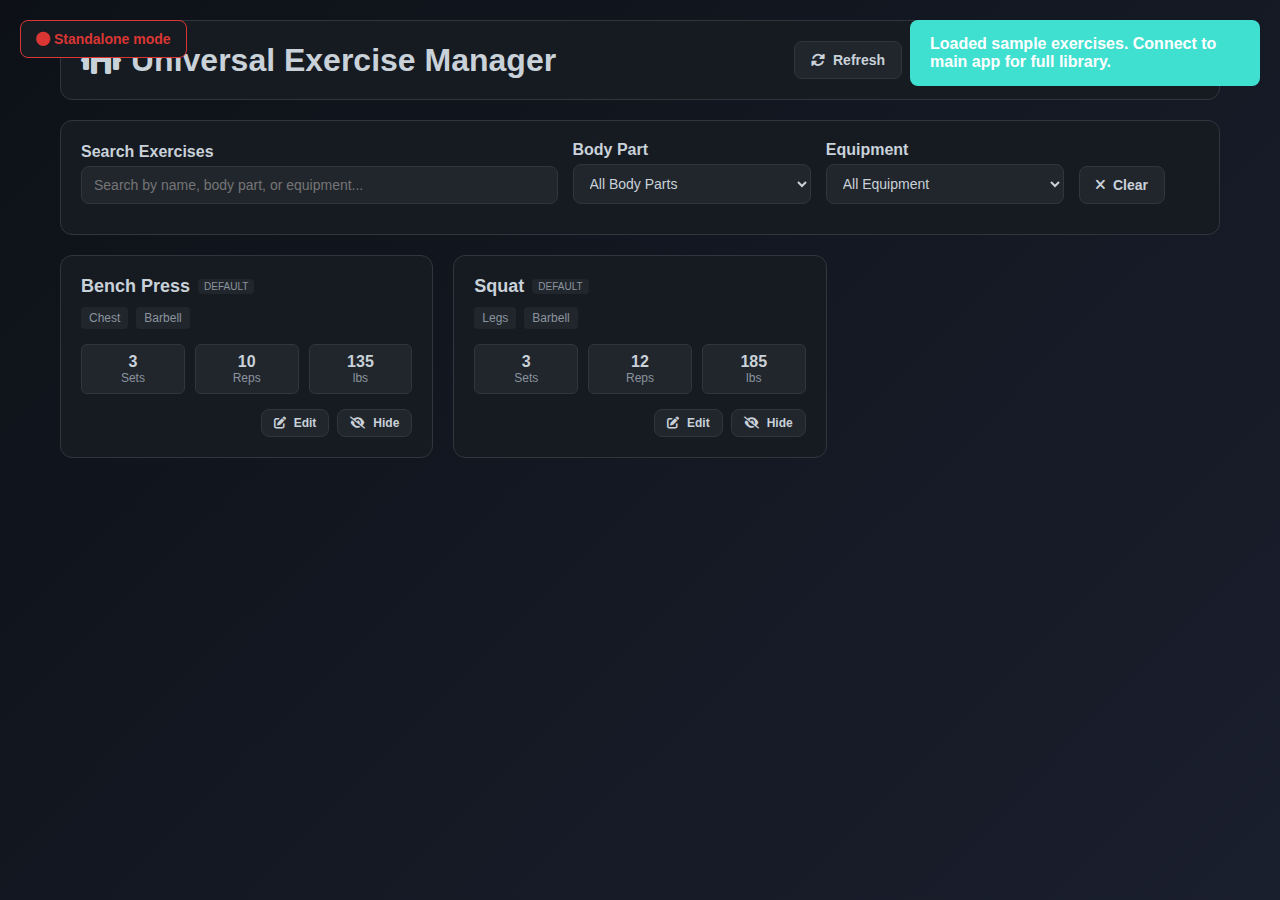
<file: legacy/exercise-manager.html>
<!DOCTYPE html>
<html lang="en">
<head>
    <meta charset="UTF-8">
    <meta name="viewport" content="width=device-width, initial-scale=1.0">
    <title>Universal Exercise Library Manager</title>
    <link rel="stylesheet" href="https://cdnjs.cloudflare.com/ajax/libs/font-awesome/6.0.0/css/all.min.css">
    <style>
        :root {
            --primary: #40e0d0;
            --primary-hover: #36c7b8;
            --bg-primary: #0d1117;
            --bg-secondary: #161b22;
            --bg-tertiary: #21262d;
            --border: #30363d;
            --text-primary: #c9d1d9;
            --text-secondary: #8b949e;
            --success: #238636;
            --warning: #d29922;
            --danger: #da3633;
        }

        * {
            margin: 0;
            padding: 0;
            box-sizing: border-box;
        }

        body {
            font-family: -apple-system, BlinkMacSystemFont, 'Segoe UI', Roboto, sans-serif;
            background: linear-gradient(135deg, var(--bg-primary) 0%, #1a1f2e 100%);
            min-height: 100vh;
            color: var(--text-primary);
        }

        .container {
            max-width: 1200px;
            margin: 0 auto;
            padding: 20px;
        }

        /* Header Styles */
        .manager-header {
            background: var(--bg-secondary);
            padding: 20px;
            border-radius: 12px;
            margin-bottom: 20px;
            display: flex;
            justify-content: space-between;
            align-items: center;
            border: 1px solid var(--border);
        }

        .manager-header h1 {
            color: var(--text-primary);
            display: flex;
            align-items: center;
            gap: 10px;
        }

        .manager-actions {
            display: flex;
            gap: 10px;
        }

        /* Status Indicator */
        .status-indicator {
            position: fixed;
            top: 20px;
            left: 20px;
            padding: 10px 15px;
            background: var(--bg-secondary);
            border: 1px solid var(--border);
            border-radius: 8px;
            font-size: 14px;
            font-weight: 600;
            z-index: 1000;
        }

        .status-indicator.connected {
            color: var(--success);
            border-color: var(--success);
        }

        .status-indicator.disconnected {
            color: var(--danger);
            border-color: var(--danger);
        }

        /* Search and Filter Styles */
        .search-filters {
            background: var(--bg-secondary);
            padding: 20px;
            border-radius: 12px;
            margin-bottom: 20px;
            border: 1px solid var(--border);
        }

        .filter-row {
            display: grid;
            grid-template-columns: 2fr 1fr 1fr 120px;
            gap: 15px;
            align-items: end;
        }

        /* Form Styles */
        .form-group {
            margin-bottom: 10px;
        }

        .form-group label {
            display: block;
            margin-bottom: 5px;
            font-weight: 600;
            color: var(--text-primary);
        }

        .form-input {
            width: 100%;
            padding: 10px 12px;
            border: 1px solid var(--border);
            border-radius: 8px;
            font-size: 14px;
            background: var(--bg-tertiary);
            color: var(--text-primary);
            transition: border-color 0.3s ease;
        }

        .form-input:focus {
            outline: none;
            border-color: var(--primary);
        }

        /* Button Styles */
        .btn {
            padding: 10px 16px;
            border: none;
            border-radius: 8px;
            font-size: 14px;
            font-weight: 600;
            cursor: pointer;
            transition: all 0.3s ease;
            display: inline-flex;
            align-items: center;
            gap: 8px;
            text-decoration: none;
        }

        .btn-primary {
            background: var(--primary);
            color: var(--bg-primary);
            font-weight: 600;
        }

        .btn-primary:hover {
            background: var(--primary-hover);
            transform: translateY(-2px);
        }

        .btn-secondary {
            background: var(--bg-tertiary);
            color: var(--text-primary);
            border: 1px solid var(--border);
        }

        .btn-secondary:hover {
            background: var(--bg-secondary);
        }

        .btn-danger {
            background: var(--danger);
            color: white;
        }

        .btn-danger:hover {
            background: #c92a2a;
        }

        .btn-warning {
            background: var(--warning);
            color: white;
        }

        .btn-warning:hover {
            background: #b87503;
        }

        .btn-small {
            padding: 6px 12px;
            font-size: 12px;
        }

        /* Exercise Grid */
        .exercise-grid {
            display: grid;
            grid-template-columns: repeat(auto-fill, minmax(320px, 1fr));
            gap: 20px;
        }

        .exercise-card {
            background: var(--bg-secondary);
            border: 1px solid var(--border);
            border-radius: 12px;
            padding: 20px;
            transition: transform 0.3s ease, border-color 0.3s ease;
            position: relative;
        }

        .exercise-card:hover {
            transform: translateY(-4px);
            border-color: var(--primary);
        }

        .exercise-card.override {
            border-left: 4px solid var(--primary);
        }

        .exercise-card.custom {
            border-left: 4px solid var(--success);
        }

        .exercise-card h3 {
            color: var(--text-primary);
            margin-bottom: 10px;
            font-size: 18px;
            display: flex;
            align-items: center;
            gap: 8px;
        }

        .exercise-type-badge {
            font-size: 10px;
            padding: 2px 6px;
            border-radius: 4px;
            font-weight: 500;
        }

        .badge-default {
            background: var(--bg-tertiary);
            color: var(--text-secondary);
        }

        .badge-custom {
            background: rgba(35, 134, 54, 0.2);
            color: var(--success);
        }

        .badge-override {
            background: rgba(64, 224, 208, 0.2);
            color: var(--primary);
        }

        .exercise-meta {
            display: flex;
            flex-wrap: wrap;
            gap: 8px;
            margin-bottom: 15px;
        }

        .meta-tag {
            background: var(--bg-tertiary);
            color: var(--text-secondary);
            padding: 4px 8px;
            border-radius: 4px;
            font-size: 12px;
            font-weight: 500;
        }

        .exercise-stats {
            display: grid;
            grid-template-columns: repeat(3, 1fr);
            gap: 10px;
            margin-bottom: 15px;
        }

        .stat {
            text-align: center;
            background: var(--bg-tertiary);
            padding: 8px;
            border-radius: 6px;
            border: 1px solid var(--border);
        }

        .stat-value {
            font-weight: 600;
            color: var(--text-primary);
        }

        .stat-label {
            font-size: 12px;
            color: var(--text-secondary);
        }

        .exercise-actions {
            display: flex;
            gap: 8px;
            justify-content: flex-end;
            flex-wrap: wrap;
        }

        /* Modal Styles */
        .modal {
            position: fixed;
            top: 0;
            left: 0;
            width: 100%;
            height: 100%;
            background: rgba(0, 0, 0, 0.5);
            display: flex;
            justify-content: center;
            align-items: center;
            z-index: 1000;
            opacity: 0;
            visibility: hidden;
            transition: all 0.3s ease;
        }

        .modal.active {
            opacity: 1;
            visibility: visible;
        }

        .modal-content {
            background: var(--bg-secondary);
            border: 1px solid var(--border);
            border-radius: 12px;
            padding: 0;
            max-width: 500px;
            width: 90%;
            max-height: 90vh;
            overflow-y: auto;
        }

        .modal-header {
            padding: 20px;
            border-bottom: 1px solid var(--border);
            display: flex;
            justify-content: space-between;
            align-items: center;
        }

        .modal-title {
            margin: 0;
            color: var(--text-primary);
        }

        .modal-close {
            background: none;
            border: none;
            font-size: 18px;
            cursor: pointer;
            color: var(--text-secondary);
            padding: 5px;
        }

        .modal-close:hover {
            color: var(--text-primary);
        }

        .modal form {
            padding: 20px;
        }

        .form-row {
            display: grid;
            grid-template-columns: 1fr 1fr;
            gap: 15px;
        }

        .form-actions {
            display: flex;
            gap: 10px;
            justify-content: flex-end;
            margin-top: 20px;
            padding-top: 20px;
            border-top: 1px solid var(--border);
        }

        /* Notifications */
        .notification {
            position: fixed;
            top: 20px;
            right: 20px;
            padding: 15px 20px;
            border-radius: 8px;
            color: white;
            font-weight: 600;
            z-index: 1100;
            transform: translateX(100%);
            transition: transform 0.3s ease;
            max-width: 350px;
        }

        .notification.show {
            transform: translateX(0);
        }

        .notification.success {
            background: var(--success);
        }

        .notification.error {
            background: var(--danger);
        }

        .notification.warning {
            background: var(--warning);
        }

        .notification.info {
            background: var(--primary);
        }

        /* Empty state */
        .empty-state {
            grid-column: 1 / -1;
            text-align: center;
            padding: 60px 40px;
            color: var(--text-secondary);
        }

        .empty-state i {
            font-size: 48px;
            margin-bottom: 16px;
            opacity: 0.5;
            color: var(--text-secondary);
        }

        /* Responsive Design */
        @media (max-width: 768px) {
            .manager-header {
                flex-direction: column;
                gap: 15px;
            }

            .manager-actions {
                width: 100%;
                justify-content: center;
            }

            .filter-row {
                grid-template-columns: 1fr;
            }

            .exercise-grid {
                grid-template-columns: 1fr;
            }

            .form-row {
                grid-template-columns: 1fr;
            }
        }
    </style>
</head>
<body>
    <div class="status-indicator" id="connection-status">
        <i class="fas fa-circle"></i> Checking connection...
    </div>

    <div class="container">
        <!-- Header -->
        <div class="manager-header">
            <h1>
                <i class="fas fa-dumbbell"></i>
                Universal Exercise Manager
            </h1>
            <div class="manager-actions">
                <button class="btn btn-secondary" onclick="refreshExercises()">
                    <i class="fas fa-sync-alt"></i> Refresh
                </button>
                <button class="btn btn-primary" onclick="showAddExerciseModal()">
                    <i class="fas fa-plus"></i> Add Exercise
                </button>
                <button class="btn btn-secondary" onclick="goBackToApp()">
                    <i class="fas fa-arrow-left"></i> Back to App
                </button>
            </div>
        </div>

        <!-- Search and Filters -->
        <div class="search-filters">
            <div class="filter-row">
                <div class="form-group">
                    <label for="search-input">Search Exercises</label>
                    <input type="text" id="search-input" class="form-input" 
                           placeholder="Search by name, body part, or equipment...">
                </div>
                
                <div class="form-group">
                    <label for="body-part-filter">Body Part</label>
                    <select id="body-part-filter" class="form-input">
                        <option value="">All Body Parts</option>
                        <option value="Chest">Chest</option>
                        <option value="Back">Back</option>
                        <option value="Legs">Legs</option>
                        <option value="Shoulders">Shoulders</option>
                        <option value="Arms">Arms</option>
                        <option value="Core">Core</option>
                    </select>
                </div>
                
                <div class="form-group">
                    <label for="equipment-filter">Equipment</label>
                    <select id="equipment-filter" class="form-input">
                        <option value="">All Equipment</option>
                        <option value="Machine">Machine</option>
                        <option value="Cable">Cable</option>
                        <option value="Dumbbell">Dumbbell</option>
                        <option value="Barbell">Barbell</option>
                        <option value="Bodyweight">Bodyweight</option>
                    </select>
                </div>
                
                <div class="form-group">
                    <button class="btn btn-secondary" onclick="clearFilters()">
                        <i class="fas fa-times"></i> Clear
                    </button>
                </div>
            </div>
        </div>

        <!-- Exercise Grid -->
        <div id="exercise-grid" class="exercise-grid">
            <!-- Exercises will be loaded here -->
        </div>
    </div>

    <!-- Add/Edit Exercise Modal -->
    <div id="exercise-modal" class="modal">
        <div class="modal-content">
            <div class="modal-header">
                <h3 class="modal-title">Add New Exercise</h3>
                <button class="modal-close" onclick="closeExerciseModal()">
                    <i class="fas fa-times"></i>
                </button>
            </div>
            
            <form id="exercise-form" onsubmit="saveUniversalExercise(event)">
                <div class="form-group">
                    <label for="exercise-name">Exercise Name *</label>
                    <input type="text" id="exercise-name" class="form-input" required
                           placeholder="e.g., Bench Press">
                </div>
                
                <div class="form-row">
                    <div class="form-group">
                        <label for="exercise-body-part">Body Part</label>
                        <select id="exercise-body-part" class="form-input">
                            <option value="Chest">Chest</option>
                            <option value="Back">Back</option>
                            <option value="Legs">Legs</option>
                            <option value="Shoulders">Shoulders</option>
                            <option value="Arms">Arms</option>
                            <option value="Core">Core</option>
                        </select>
                    </div>
                    
                    <div class="form-group">
                        <label for="exercise-equipment">Equipment</label>
                        <select id="exercise-equipment" class="form-input">
                            <option value="Machine">Machine</option>
                            <option value="Cable">Cable</option>
                            <option value="Dumbbell">Dumbbell</option>
                            <option value="Barbell">Barbell</option>
                            <option value="Bodyweight">Bodyweight</option>
                        </select>
                    </div>
                </div>
                
                <div class="form-row">
                    <div class="form-group">
                        <label for="exercise-sets">Default Sets</label>
                        <input type="number" id="exercise-sets" class="form-input" 
                               value="3" min="1" max="10">
                    </div>
                    
                    <div class="form-group">
                        <label for="exercise-reps">Default Reps</label>
                        <input type="number" id="exercise-reps" class="form-input" 
                               value="10" min="1" max="50">
                    </div>
                </div>
                
                <div class="form-group">
                    <label for="exercise-weight">Default Weight (lbs)</label>
                    <input type="number" id="exercise-weight" class="form-input" 
                           value="50" min="0" max="1000">
                </div>
                
                <div class="form-group">
                    <label for="exercise-video">Video URL (optional)</label>
                    <input type="url" id="exercise-video" class="form-input" 
                           placeholder="https://youtube.com/watch?v=...">
                </div>
                
                <div class="form-actions">
                    <button type="button" class="btn" onclick="closeExerciseModal()">Cancel</button>
                    <button type="submit" class="btn btn-primary">
                        <i class="fas fa-save"></i> Save Exercise
                    </button>
                </div>
            </form>
        </div>
    </div>

    <script>
        // Global variables
        let allExercises = [];
        let filteredExercises = [];
        let currentEditingExercise = null;
        let parentConnection = null;
        let connectionStatus = 'checking';

        // Enhanced parent window communication
        function checkParentConnection() {
            const statusEl = document.getElementById('connection-status');
            
            if (window.opener && !window.opener.closed && window.opener.AppState) {
                connectionStatus = 'connected';
                statusEl.innerHTML = '<i class="fas fa-circle"></i> Connected to app';
                statusEl.className = 'status-indicator connected';
                
                // Store parent connection with better detection
                parentConnection = {
                    appState: window.opener.AppState,
                    WorkoutManager: window.opener.WorkoutManager || 
                                   window.opener.FirebaseWorkoutManager || 
                                   window.opener.workoutManager?.constructor ||
                                   null
                };
                
                console.log('✅ Connected to parent app');
                console.log('🔍 Parent connection details:', {
                    hasAppState: !!parentConnection.appState,
                    hasCurrentUser: !!parentConnection.appState?.currentUser,
                    hasWorkoutManager: !!parentConnection.WorkoutManager,
                    hasExerciseDatabase: !!parentConnection.appState?.exerciseDatabase,
                    exerciseDatabaseLength: parentConnection.appState?.exerciseDatabase?.length || 0,
                    availableManagers: {
                        WorkoutManager: !!window.opener.WorkoutManager,
                        FirebaseWorkoutManager: !!window.opener.FirebaseWorkoutManager,
                        workoutManager: !!window.opener.workoutManager
                    }
                });
                
                return true;
            } else {
                connectionStatus = 'disconnected';
                statusEl.innerHTML = '<i class="fas fa-circle"></i> Standalone mode';
                statusEl.className = 'status-indicator disconnected';
                console.log('⚠️ Running in standalone mode');
                return false;
            }
        }

        // Initialize the exercise manager
        document.addEventListener('DOMContentLoaded', async () => {
            console.log('🚀 Universal Exercise Manager starting up...');
            
            // Check parent connection
            const hasParent = checkParentConnection();
            
            // Set up event listeners
            setupEventListeners();
            
            // Load exercises
            await loadExercises();
            
            console.log('✅ Universal Exercise Manager initialized successfully');
        });

        function setupEventListeners() {
            const searchInput = document.getElementById('search-input');
            const bodyPartFilter = document.getElementById('body-part-filter');
            const equipmentFilter = document.getElementById('equipment-filter');
            
            if (searchInput) {
                searchInput.addEventListener('input', filterExercises);
            }
            if (bodyPartFilter) {
                bodyPartFilter.addEventListener('change', filterExercises);
            }
            if (equipmentFilter) {
                equipmentFilter.addEventListener('change', filterExercises);
            }

            // Keyboard shortcuts
            document.addEventListener('keydown', (e) => {
                if (e.key === 'Escape') {
                    closeExerciseModal();
                } else if (e.ctrlKey && e.key === 'n') {
                    e.preventDefault();
                    showAddExerciseModal();
                }
            });
        }

        // Enhanced load exercises using universal system
        async function loadExercises() {
            console.log('🔄 Loading universal exercise library...');
            
            if (parentConnection && parentConnection.WorkoutManager) {
                try {
                    console.log('📚 Loading from parent app with universal system...');
                    console.log('🔍 Parent app state:', {
                        currentUser: !!parentConnection.appState.currentUser,
                        exerciseDatabase: parentConnection.appState.exerciseDatabase?.length || 0,
                        WorkoutManager: !!parentConnection.WorkoutManager
                    });
                    
                    const workoutManager = new parentConnection.WorkoutManager(parentConnection.appState);
                    
                    // Try to get exercises from the manager
                    let exercises;
                    if (workoutManager.getExerciseLibrary) {
                        exercises = await workoutManager.getExerciseLibrary();
                    } else if (workoutManager.getUniversalExerciseLibrary) {
                        exercises = await workoutManager.getUniversalExerciseLibrary();
                    } else {
                        console.error('❌ WorkoutManager missing expected methods');
                        throw new Error('WorkoutManager missing exercise methods');
                    }
                    
                    console.log(`✅ Loaded ${exercises.length} exercises from universal library`);
                    
                    if (exercises.length > 0) {
                        loadExercisesFromData(exercises);
                        return;
                    } else {
                        console.warn('⚠️ Universal library returned 0 exercises');
                        throw new Error('No exercises returned from universal library');
                    }
                } catch (error) {
                    console.error('❌ Error loading from parent:', error);
                    showNotification('Error loading from main app, trying direct approach...', 'warning');
                    
                    // Try to get exercises directly from parent's exercise database
                    if (parentConnection.appState.exerciseDatabase && parentConnection.appState.exerciseDatabase.length > 0) {
                        console.log('🔄 Falling back to parent exerciseDatabase...');
                        const exercises = parentConnection.appState.exerciseDatabase;
                        console.log(`✅ Loaded ${exercises.length} exercises from parent exerciseDatabase`);
                        loadExercisesFromData(exercises);
                        return;
                    }
                }
            }
            
            // Fallback: Load sample exercises
            console.log('📋 Loading fallback exercises...');
            loadFallbackExercises();
        }

        function loadExercisesFromData(exercises) {
            allExercises = exercises.map(exercise => ({
                id: exercise.id || `ex_${Date.now()}_${Math.random().toString(36).substr(2, 9)}`,
                name: exercise.name || exercise.machine || 'Unnamed Exercise',
                machine: exercise.machine || exercise.name,
                bodyPart: exercise.bodyPart || 'General',
                equipmentType: exercise.equipmentType || exercise.equipment || 'Machine',
                sets: exercise.sets || 3,
                reps: exercise.reps || 10,
                weight: exercise.weight || 50,
                video: exercise.video || '',
                isCustom: exercise.isCustom || false,
                isDefault: exercise.isDefault || false,
                isOverride: exercise.isOverride || false,
                tags: exercise.tags || [],
                originalData: exercise.originalData || null
            }));
            
            filteredExercises = [...allExercises];
            renderExercises();
            
            const defaultCount = allExercises.filter(ex => ex.isDefault && !ex.isOverride).length;
            const customCount = allExercises.filter(ex => ex.isCustom).length;
            const overrideCount = allExercises.filter(ex => ex.isOverride).length;
            
            console.log(`📊 Loaded ${allExercises.length} total: ${defaultCount} default + ${customCount} custom + ${overrideCount} overrides`);
        }

        function loadFallbackExercises() {
            allExercises = [
                {
                    id: 'sample_1',
                    name: 'Bench Press',
                    machine: 'Bench Press',
                    bodyPart: 'Chest',
                    equipmentType: 'Barbell',
                    sets: 3,
                    reps: 10,
                    weight: 135,
                    video: '',
                    isDefault: true,
                    isCustom: false,
                    isOverride: false,
                    tags: ['chest', 'compound']
                },
                {
                    id: 'sample_2',
                    name: 'Squat',
                    machine: 'Squat',
                    bodyPart: 'Legs',
                    equipmentType: 'Barbell',
                    sets: 3,
                    reps: 12,
                    weight: 185,
                    video: '',
                    isDefault: true,
                    isCustom: false,
                    isOverride: false,
                    tags: ['legs', 'compound']
                }
            ];
            
            filteredExercises = [...allExercises];
            renderExercises();
            
            showNotification('Loaded sample exercises. Connect to main app for full library.', 'info');
        }

        // Enhanced render with exercise type indicators
        function renderExercises() {
            const grid = document.getElementById('exercise-grid');
            
            if (filteredExercises.length === 0) {
                grid.innerHTML = `
                    <div class="empty-state">
                        <i class="fas fa-search"></i>
                        <p>No exercises found matching your criteria.</p>
                        <button class="btn btn-primary" onclick="showAddExerciseModal()" style="margin-top: 16px;">
                            <i class="fas fa-plus"></i> Add First Exercise
                        </button>
                    </div>
                `;
                return;
            }
            
            grid.innerHTML = filteredExercises.map(exercise => {
                const exerciseTypeClass = exercise.isOverride ? 'override' : exercise.isCustom ? 'custom' : '';
                const badge = exercise.isOverride ? 
                    '<span class="exercise-type-badge badge-override">YOUR VERSION</span>' :
                    exercise.isCustom ? 
                    '<span class="exercise-type-badge badge-custom">CUSTOM</span>' :
                    '<span class="exercise-type-badge badge-default">DEFAULT</span>';
                
                const deleteButton = getDeleteButton(exercise);
                
                return `
                    <div class="exercise-card ${exerciseTypeClass}">
                        <h3>
                            ${exercise.name}
                            ${badge}
                        </h3>
                        
                        <div class="exercise-meta">
                            <span class="meta-tag">${exercise.bodyPart}</span>
                            <span class="meta-tag">${exercise.equipmentType}</span>
                        </div>
                        
                        <div class="exercise-stats">
                            <div class="stat">
                                <div class="stat-value">${exercise.sets}</div>
                                <div class="stat-label">Sets</div>
                            </div>
                            <div class="stat">
                                <div class="stat-value">${exercise.reps}</div>
                                <div class="stat-label">Reps</div>
                            </div>
                            <div class="stat">
                                <div class="stat-value">${exercise.weight}</div>
                                <div class="stat-label">lbs</div>
                            </div>
                        </div>
                        
                        ${exercise.video ? `
                            <div style="margin-bottom: 15px;">
                                <a href="${exercise.video}" target="_blank" class="btn btn-secondary btn-small">
                                    <i class="fas fa-play"></i> Form Video
                                </a>
                            </div>
                        ` : ''}
                        
                        <div class="exercise-actions">
                            <button class="btn btn-secondary btn-small" onclick="editExercise('${exercise.id}')">
                                <i class="fas fa-edit"></i> Edit
                            </button>
                            ${deleteButton}
                        </div>
                    </div>
                `;
            }).join('');
        }

        function getDeleteButton(exercise) {
            if (exercise.isOverride) {
                return `<button class="btn btn-warning btn-small" onclick="deleteUniversalExercise('${exercise.id}')">
                    <i class="fas fa-undo"></i> Revert
                </button>`;
            } else if (exercise.isCustom) {
                return `<button class="btn btn-danger btn-small" onclick="deleteUniversalExercise('${exercise.id}')">
                    <i class="fas fa-trash"></i> Delete
                </button>`;
            } else {
                return `<button class="btn btn-secondary btn-small" onclick="deleteUniversalExercise('${exercise.id}')">
                    <i class="fas fa-eye-slash"></i> Hide
                </button>`;
            }
        }

        // Filter exercises
        function filterExercises() {
            const searchTerm = document.getElementById('search-input').value.toLowerCase();
            const bodyPartFilter = document.getElementById('body-part-filter').value;
            const equipmentFilter = document.getElementById('equipment-filter').value;

            filteredExercises = allExercises.filter(exercise => {
                const matchesSearch = !searchTerm || 
                    exercise.name.toLowerCase().includes(searchTerm) ||
                    exercise.bodyPart.toLowerCase().includes(searchTerm) ||
                    exercise.equipmentType.toLowerCase().includes(searchTerm);
                const matchesBodyPart = !bodyPartFilter || exercise.bodyPart === bodyPartFilter;
                const matchesEquipment = !equipmentFilter || exercise.equipmentType === equipmentFilter;

                return matchesSearch && matchesBodyPart && matchesEquipment;
            });

            renderExercises();
        }

        // Clear all filters
        function clearFilters() {
            document.getElementById('search-input').value = '';
            document.getElementById('body-part-filter').value = '';
            document.getElementById('equipment-filter').value = '';
            filteredExercises = [...allExercises];
            renderExercises();
        }

        // Show add exercise modal
        function showAddExerciseModal() {
            currentEditingExercise = null;
            document.getElementById('exercise-modal').classList.add('active');
            document.querySelector('.modal-title').textContent = 'Add New Exercise';
            document.getElementById('exercise-form').reset();
            document.getElementById('exercise-name').focus();
        }

        // Edit exercise
        function editExercise(exerciseId) {
            const exercise = allExercises.find(ex => ex.id === exerciseId);
            if (!exercise) return;

            currentEditingExercise = exercise;
            
            // Populate form
            document.getElementById('exercise-name').value = exercise.name;
            document.getElementById('exercise-body-part').value = exercise.bodyPart;
            document.getElementById('exercise-equipment').value = exercise.equipmentType;
            document.getElementById('exercise-sets').value = exercise.sets;
            document.getElementById('exercise-reps').value = exercise.reps;
            document.getElementById('exercise-weight').value = exercise.weight;
            document.getElementById('exercise-video').value = exercise.video || '';

            let title = 'Edit Exercise';
            if (exercise.isOverride) {
                title = 'Edit Your Version';
            } else if (exercise.isDefault) {
                title = 'Customize Exercise';
            }

            document.querySelector('.modal-title').textContent = title;
            document.getElementById('exercise-modal').classList.add('active');
            document.getElementById('exercise-name').focus();
        }

        // Universal save function
        async function saveUniversalExercise(event) {
            event.preventDefault();
            
            const formData = {
                name: document.getElementById('exercise-name').value.trim(),
                bodyPart: document.getElementById('exercise-body-part').value,
                equipmentType: document.getElementById('exercise-equipment').value,
                sets: parseInt(document.getElementById('exercise-sets').value) || 3,
                reps: parseInt(document.getElementById('exercise-reps').value) || 10,
                weight: parseInt(document.getElementById('exercise-weight').value) || 50,
                video: document.getElementById('exercise-video').value.trim()
            };

            if (!formData.name) {
                showNotification('Please enter an exercise name', 'warning');
                return;
            }

            try {
                if (currentEditingExercise) {
                    // Editing existing exercise
                    const exerciseData = { ...currentEditingExercise, ...formData };
                    
                    if (parentConnection && parentConnection.WorkoutManager) {
                        const workoutManager = new parentConnection.WorkoutManager(parentConnection.appState);
                        await workoutManager.saveUniversalExercise(exerciseData, true);
                        
                        // Refresh parent app
                        parentConnection.appState.exerciseDatabase = await workoutManager.getExerciseLibrary();
                    } else {
                        showNotification(`Updated "${formData.name}" (local only)`, 'warning');
                    }
                } else {
                    // Creating new exercise
                    const newExercise = {
                        ...formData,
                        isCustom: true,
                        isDefault: false,
                        isOverride: false
                    };
                    
                    if (parentConnection && parentConnection.WorkoutManager) {
                        const workoutManager = new parentConnection.WorkoutManager(parentConnection.appState);
                        await workoutManager.saveUniversalExercise(newExercise, false);
                        
                        // Refresh parent app
                        parentConnection.appState.exerciseDatabase = await workoutManager.getExerciseLibrary();
                    } else {
                        showNotification(`Created "${formData.name}" (local only)`, 'warning');
                    }
                }
                
                closeExerciseModal();
                await refreshExercises();
                
            } catch (error) {
                console.error('Error saving exercise:', error);
                showNotification('Error saving exercise', 'error');
            }
        }

        // Universal delete function
        async function deleteUniversalExercise(exerciseId) {
            const exercise = allExercises.find(ex => ex.id === exerciseId);
            if (!exercise) return;

            let confirmMessage;
            if (exercise.isDefault && !exercise.isOverride) {
                confirmMessage = `Hide "${exercise.name}" from your library? (You can unhide it later if needed)`;
            } else if (exercise.isOverride) {
                confirmMessage = `Revert "${exercise.name}" to default version? (This will remove your custom changes)`;
            } else if (exercise.isCustom) {
                confirmMessage = `Permanently delete "${exercise.name}"? This cannot be undone.`;
            }

            if (confirm(confirmMessage)) {
                try {
                    if (parentConnection && parentConnection.WorkoutManager) {
                        const workoutManager = new parentConnection.WorkoutManager(parentConnection.appState);
                        await workoutManager.deleteUniversalExercise(exerciseId, exercise);
                        
                        // Refresh parent app
                        parentConnection.appState.exerciseDatabase = await workoutManager.getExerciseLibrary();
                    }
                    
                    // Remove from local array
                    allExercises = allExercises.filter(ex => ex.id !== exerciseId);
                    filterExercises();
                    
                } catch (error) {
                    console.error('Error deleting exercise:', error);
                    showNotification('Error processing request', 'error');
                }
            }
        }

        // Close exercise modal
        function closeExerciseModal() {
            document.getElementById('exercise-modal').classList.remove('active');
            currentEditingExercise = null;
        }

        // Refresh exercises
        async function refreshExercises() {
            showNotification('Refreshing exercises...', 'info');
            await loadExercises();
            showNotification('Exercises refreshed!', 'success');
        }

        // Go back to main app
        function goBackToApp() {
            if (parentConnection) {
                if (confirm('Go back to the main app? All changes have been synced.')) {
                    window.close();
                }
            } else {
                if (confirm('Go back to the main app? Any unsaved changes will be lost.')) {
                    window.location.href = './index.html';
                }
            }
        }

        // Show notification
        function showNotification(message, type = 'info') {
            const notification = document.createElement('div');
            notification.className = `notification ${type}`;
            notification.textContent = message;
            
            document.body.appendChild(notification);
            
            setTimeout(() => notification.classList.add('show'), 100);
            
            setTimeout(() => {
                notification.classList.remove('show');
                setTimeout(() => notification.remove(), 300);
            }, 3000);
        }

        // Monitor parent connection
        setInterval(() => {
            if (parentConnection && (!window.opener || window.opener.closed)) {
                parentConnection = null;
                checkParentConnection();
                showNotification('Connection to main app lost', 'warning');
            }
        }, 5000);
    </script>
</body>
</html>
</file>
